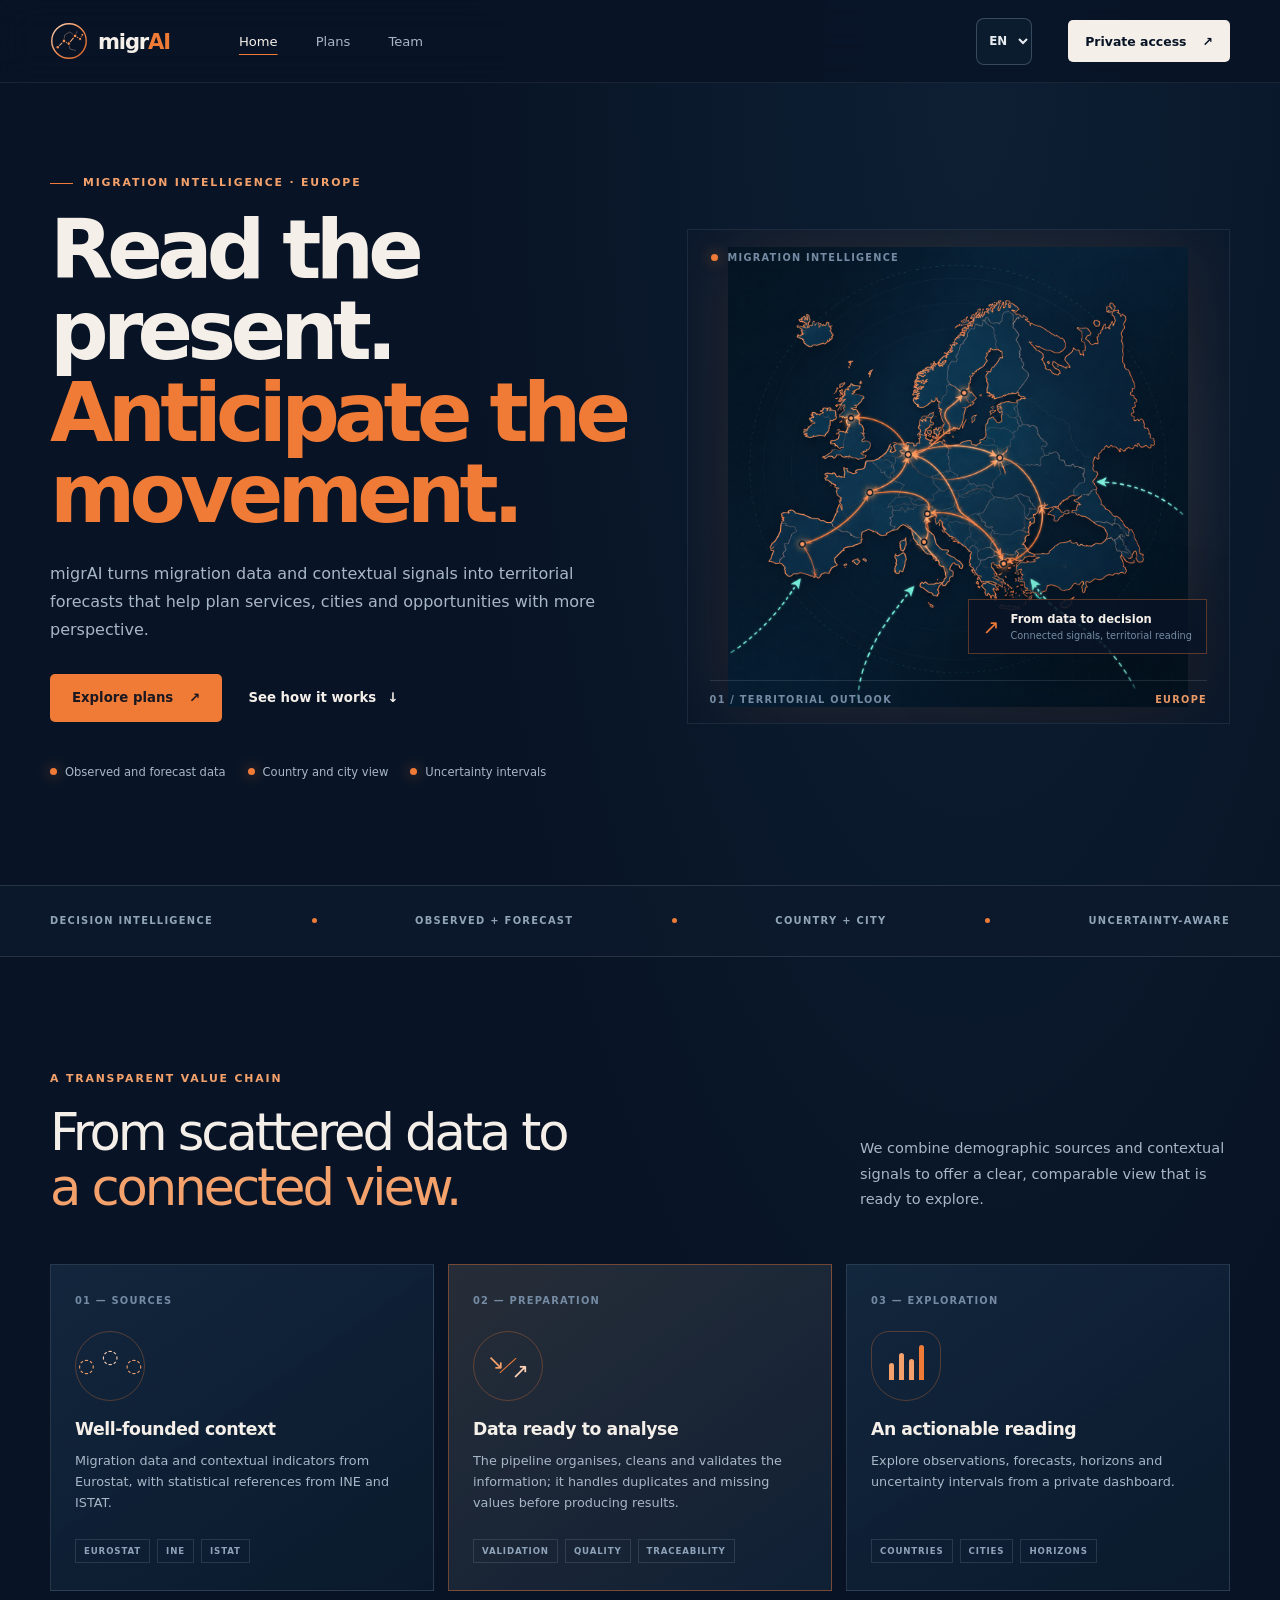
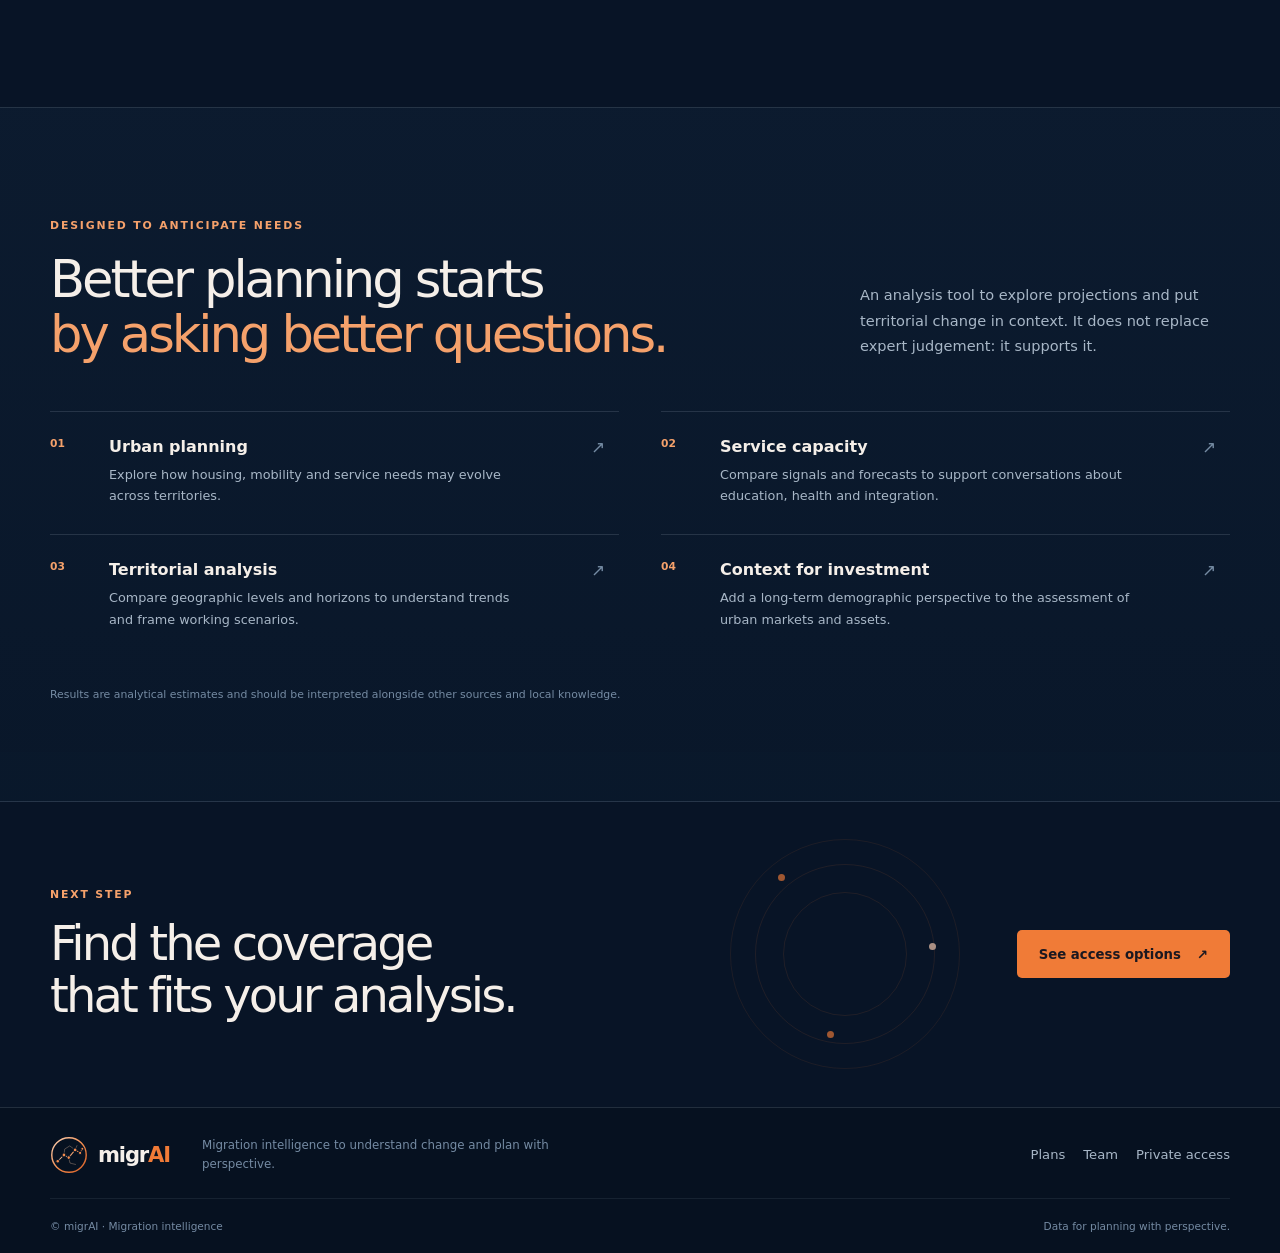
<file: index.html>
<!doctype html>
<html lang="es">
  <head>
    <meta charset="UTF-8" />
    <meta name="viewport" content="width=device-width, initial-scale=1.0" />
    <meta name="theme-color" content="#081426" />
    <meta name="description" content="migrAI transforma datos de migración en previsiones territoriales para ayudar a planificar con perspectiva." />
    <title>migrAI — Inteligencia migratoria</title>
    <link rel="icon" href="migrai-mark.svg" type="image/svg+xml" />
    <link rel="stylesheet" href="styles.css?v=public-nav-left-20261024" />
    <script>
      if (new URLSearchParams(window.location.search).get("flow") === "recovery") {
        const accessUrl = new URL("acceso.html", window.location.href);
        accessUrl.search = window.location.search;
        accessUrl.hash = window.location.hash;
        window.location.replace(accessUrl.href);
      }
    </script>
  </head>
  <body>
    <header class="site-header">
      <div class="container header-inner landing-header-inner">
        <a class="brand" href="./" aria-label="migrAI, inicio">
          <img class="brand-mark" src="migrai-mark.svg" alt="" />
          <span class="brand-name">migr<span>AI</span></span>
        </a>
        <nav class="site-nav" aria-label="Navegación principal">
          <a aria-current="page" href="./">Inicio</a>
          <a href="planes.html">Planes</a>
          <a href="equipo.html">Equipo</a>
        </nav>
        <a class="button button--nav" href="acceso.html">Acceso privado <span aria-hidden="true">↗</span></a>
      </div>
    </header>

    <main>
      <section class="hero container">
        <div class="hero-copy">
          <p class="eyebrow"><span class="eyebrow-line"></span> Inteligencia migratoria · Europa</p>
          <h1>Leer el presente.<br /><span>Anticipar el movimiento.</span></h1>
          <p class="hero-lede">
            migrAI convierte datos de migración y señales contextuales en previsiones territoriales
            que ayudan a planificar servicios, ciudades y oportunidades con más perspectiva.
          </p>
          <div class="hero-actions">
            <a class="button button--primary" href="planes.html">Explorar planes <span aria-hidden="true">↗</span></a>
            <a class="text-link" href="#metodo">Conoce cómo funciona <span aria-hidden="true">↓</span></a>
          </div>
          <div class="hero-proof" aria-label="Características del producto">
            <span><i></i> Datos observados y previstos</span>
            <span><i></i> Lectura por país y ciudad</span>
            <span><i></i> Intervalos de incertidumbre</span>
          </div>
        </div>
        <div class="hero-visual" aria-label="Mapa de Europa con flujos migratorios" role="img">
          <div class="visual-label visual-label--top"><span class="live-dot"></span> MIGRATION INTELLIGENCE</div>
          <img src="assets/europe-migration-flows.png" alt="" />
          <div class="visual-caption"><span>01 / TERRITORIAL OUTLOOK</span><span>EUROPE</span></div>
          <div class="visual-callout"><span class="callout-mark">↗</span><span><strong>Del dato a la decisión</strong><small>Señales conectadas, lectura territorial</small></span></div>
        </div>
      </section>

      <section class="signal-strip" aria-label="Capacidades">
        <div class="container signal-strip-inner">
          <span>DECISION INTELLIGENCE</span><b></b>
          <span>OBSERVED + FORECAST</span><b></b>
          <span>COUNTRY + CITY</span><b></b>
          <span>UNCERTAINTY-AWARE</span>
        </div>
      </section>

      <section class="section container" id="metodo">
        <div class="section-heading section-heading--split">
          <div>
            <p class="eyebrow">Una cadena de valor transparente</p>
            <h2>Del dato disperso a<br /><span>una visión conectada.</span></h2>
          </div>
          <p class="section-intro">Combinamos fuentes demográficas y señales contextuales para ofrecer una lectura clara, comparable y preparada para explorar.</p>
        </div>
        <div class="process-grid">
          <article class="process-card">
            <span class="process-index">01 — FUENTES</span>
            <div class="process-icon process-icon--source" aria-hidden="true"><span>◌</span><span>◌</span><span>◌</span></div>
            <h3>Contexto con fundamento</h3>
            <p>Datos de migración e indicadores contextuales de Eurostat, con referencias estadísticas del INE y el ISTAT.</p>
            <div class="source-tags"><span>EUROSTAT</span><span>INE</span><span>ISTAT</span></div>
          </article>
          <article class="process-card process-card--accent">
            <span class="process-index">02 — PREPARACIÓN</span>
            <div class="process-icon process-icon--clean" aria-hidden="true"><span>↘</span><span>↗</span><i></i></div>
            <h3>Datos listos para analizar</h3>
            <p>El pipeline organiza, limpia y valida la información; trata duplicados y valores ausentes antes de generar resultados.</p>
            <div class="source-tags"><span>VALIDACIÓN</span><span>CALIDAD</span><span>TRAZABILIDAD</span></div>
          </article>
          <article class="process-card">
            <span class="process-index">03 — EXPLORACIÓN</span>
            <div class="process-icon process-icon--view" aria-hidden="true"><span></span><span></span><span></span><span></span></div>
            <h3>Una lectura accionable</h3>
            <p>Explora observaciones, previsiones, horizontes e intervalos de incertidumbre desde un dashboard privado.</p>
            <div class="source-tags"><span>PAÍSES</span><span>CIUDADES</span><span>HORIZONTES</span></div>
          </article>
        </div>
      </section>

      <section class="usecase-section">
        <div class="container">
          <div class="section-heading section-heading--split">
            <div>
              <p class="eyebrow">Pensado para anticipar necesidades</p>
              <h2>Planificar mejor empieza<br /><span>por hacer mejores preguntas.</span></h2>
            </div>
            <p class="section-intro">Una herramienta de análisis para explorar proyecciones y poner los cambios territoriales en contexto. No sustituye el criterio experto: lo acompaña.</p>
          </div>
          <div class="usecase-grid">
            <article class="usecase-card"><span>01</span><div><h3>Planificación urbana</h3><p>Explora cómo pueden evolucionar las necesidades de vivienda, movilidad y servicios en distintos territorios.</p></div><span class="usecase-arrow" aria-hidden="true">↗</span></article>
            <article class="usecase-card"><span>02</span><div><h3>Capacidad de servicios</h3><p>Contrasta señales y previsiones para apoyar conversaciones sobre educación, salud e integración.</p></div><span class="usecase-arrow" aria-hidden="true">↗</span></article>
            <article class="usecase-card"><span>03</span><div><h3>Análisis territorial</h3><p>Compara niveles geográficos y horizontes para entender tendencias y plantear escenarios de trabajo.</p></div><span class="usecase-arrow" aria-hidden="true">↗</span></article>
            <article class="usecase-card"><span>04</span><div><h3>Contexto para inversión</h3><p>Añade una perspectiva demográfica de largo plazo a la evaluación de mercados y activos urbanos.</p></div><span class="usecase-arrow" aria-hidden="true">↗</span></article>
          </div>
          <p class="disclaimer">Los resultados son estimaciones analíticas y deben interpretarse junto con otras fuentes y conocimiento local.</p>
        </div>
      </section>

      <section class="closing-cta container">
        <div class="closing-orbit" aria-hidden="true"><span></span><span></span><span></span></div>
        <div><p class="eyebrow">Siguiente paso</p><h2>Encuentra la cobertura<br />que encaja con tu análisis.</h2></div>
        <a class="button button--primary" href="planes.html">Ver opciones de acceso <span aria-hidden="true">↗</span></a>
      </section>
    </main>

    <footer class="site-footer">
      <div class="container footer-main">
        <a class="brand" href="./"><img class="brand-mark" src="migrai-mark.svg" alt="" /><span class="brand-name">migr<span>AI</span></span></a>
        <p>Inteligencia migratoria para entender el cambio y planificar con perspectiva.</p>
        <nav aria-label="Navegación del pie"><a href="planes.html">Planes</a><a href="equipo.html">Equipo</a><a href="acceso.html">Acceso privado</a></nav>
      </div>
      <div class="container footer-bottom"><span>© migrAI · Migration intelligence</span><span>Datos para una planificación con perspectiva.</span></div>
    </footer>
    <script src="i18n.js?v=i18n-landing-home-20261024"></script>
  </body>
</html>
</file>
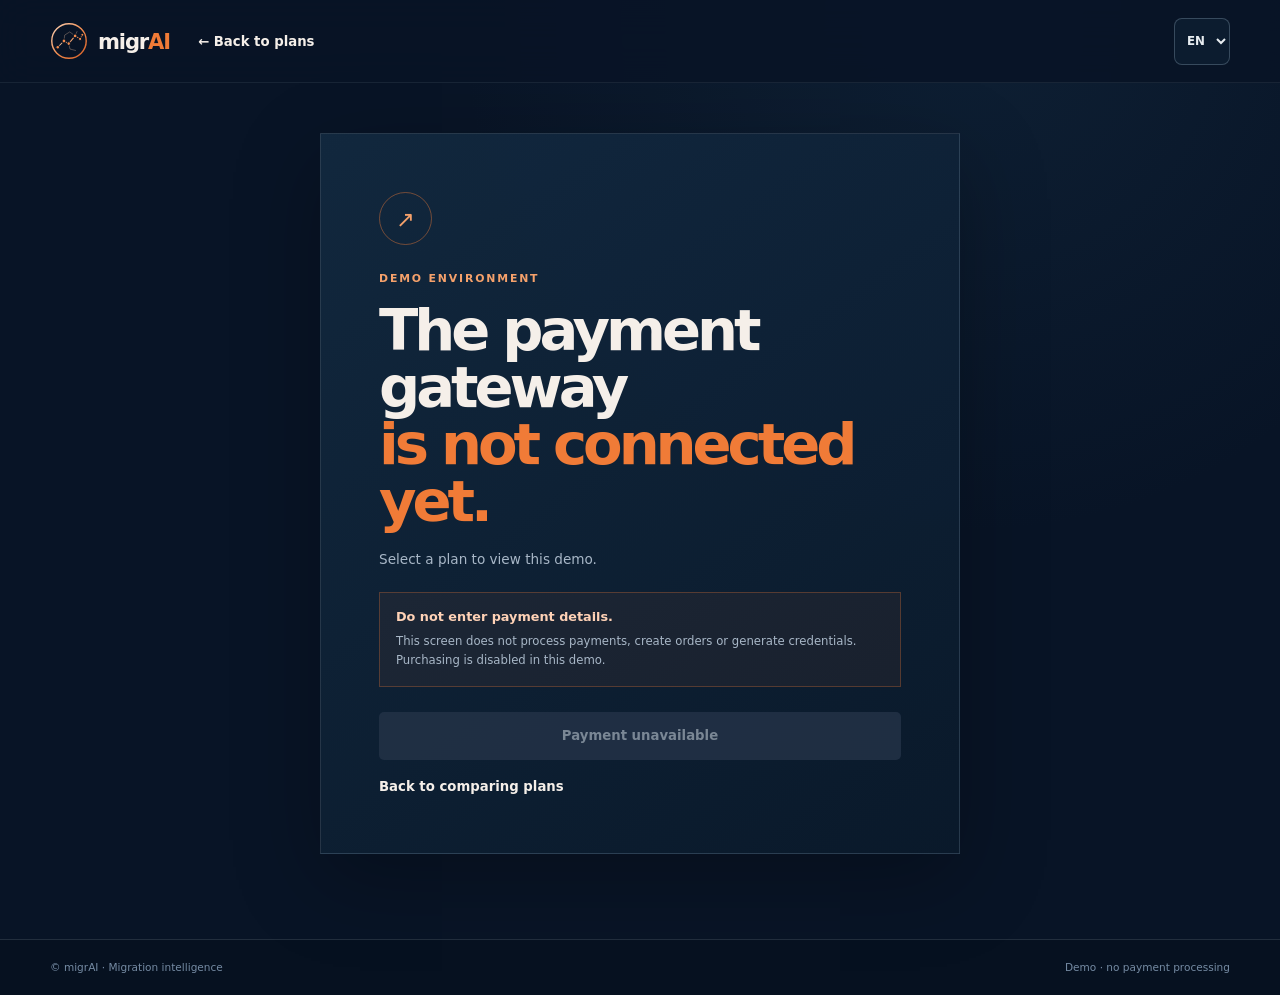
<file: checkout.html>
<!doctype html>
<html lang="es">
  <head>
    <meta charset="UTF-8" /><meta name="viewport" content="width=device-width, initial-scale=1.0" /><meta name="theme-color" content="#081426" />
    <meta name="robots" content="noindex, nofollow" /><meta name="description" content="Pantalla de demostración de selección de plan migrAI." />
    <title>Selección de plan · migrAI</title><link rel="icon" href="migrai-mark.svg" type="image/svg+xml" /><link rel="stylesheet" href="styles.css" />
  </head>
  <body>
    <header class="site-header"><div class="container header-inner"><a class="brand" href="./" aria-label="migrAI, inicio"><img class="brand-mark" src="migrai-mark.svg" alt="" /><span class="brand-name">migr<span>AI</span></span></a><a class="text-link" href="planes.html">← Volver a planes</a></div></header>
    <main class="container checkout-shell"><section class="checkout-card"><div class="checkout-mark" aria-hidden="true">↗</div><p class="eyebrow">ENTORNO DE DEMOSTRACIÓN</p><h1>La pasarela de pago<br /><span>aún no está conectada.</span></h1><p id="checkoutPlan" class="checkout-plan">Has seleccionado una opción de acceso.</p><div class="checkout-alert"><strong>No introduzcas datos de pago.</strong><span>Esta pantalla no procesa pagos, no crea pedidos y no genera credenciales. La compra está desactivada en esta demo.</span></div><button class="button button--disabled button--full" type="button" disabled>Pago no disponible</button><a class="text-link checkout-back" href="planes.html">Volver a comparar planes</a></section></main>
    <footer class="site-footer site-footer--compact"><div class="container footer-bottom"><span>© migrAI · Migration intelligence</span><span>Demostración · sin procesamiento de pagos</span></div></footer>
    <script src="i18n.js?v=i18n-20261023"></script>
    <script>
      const labels = { essential: "Plan Esencial · cobertura de un país", complete: "Plan Completo · todos los países del estudio" };
      const plan = new URLSearchParams(window.location.search).get("plan");
      const renderPlan = () => {
        const t = window.migraiT ?? ((text) => text);
        document.querySelector("#checkoutPlan").textContent = plan && labels[plan] ? `${t("Opción seleccionada:")} ${t(labels[plan])}.` : t("Selecciona un plan para consultar esta demostración.");
      };
      document.addEventListener("migrai:lang", renderPlan);
      renderPlan();
    </script>
  </body>
</html>
</file>
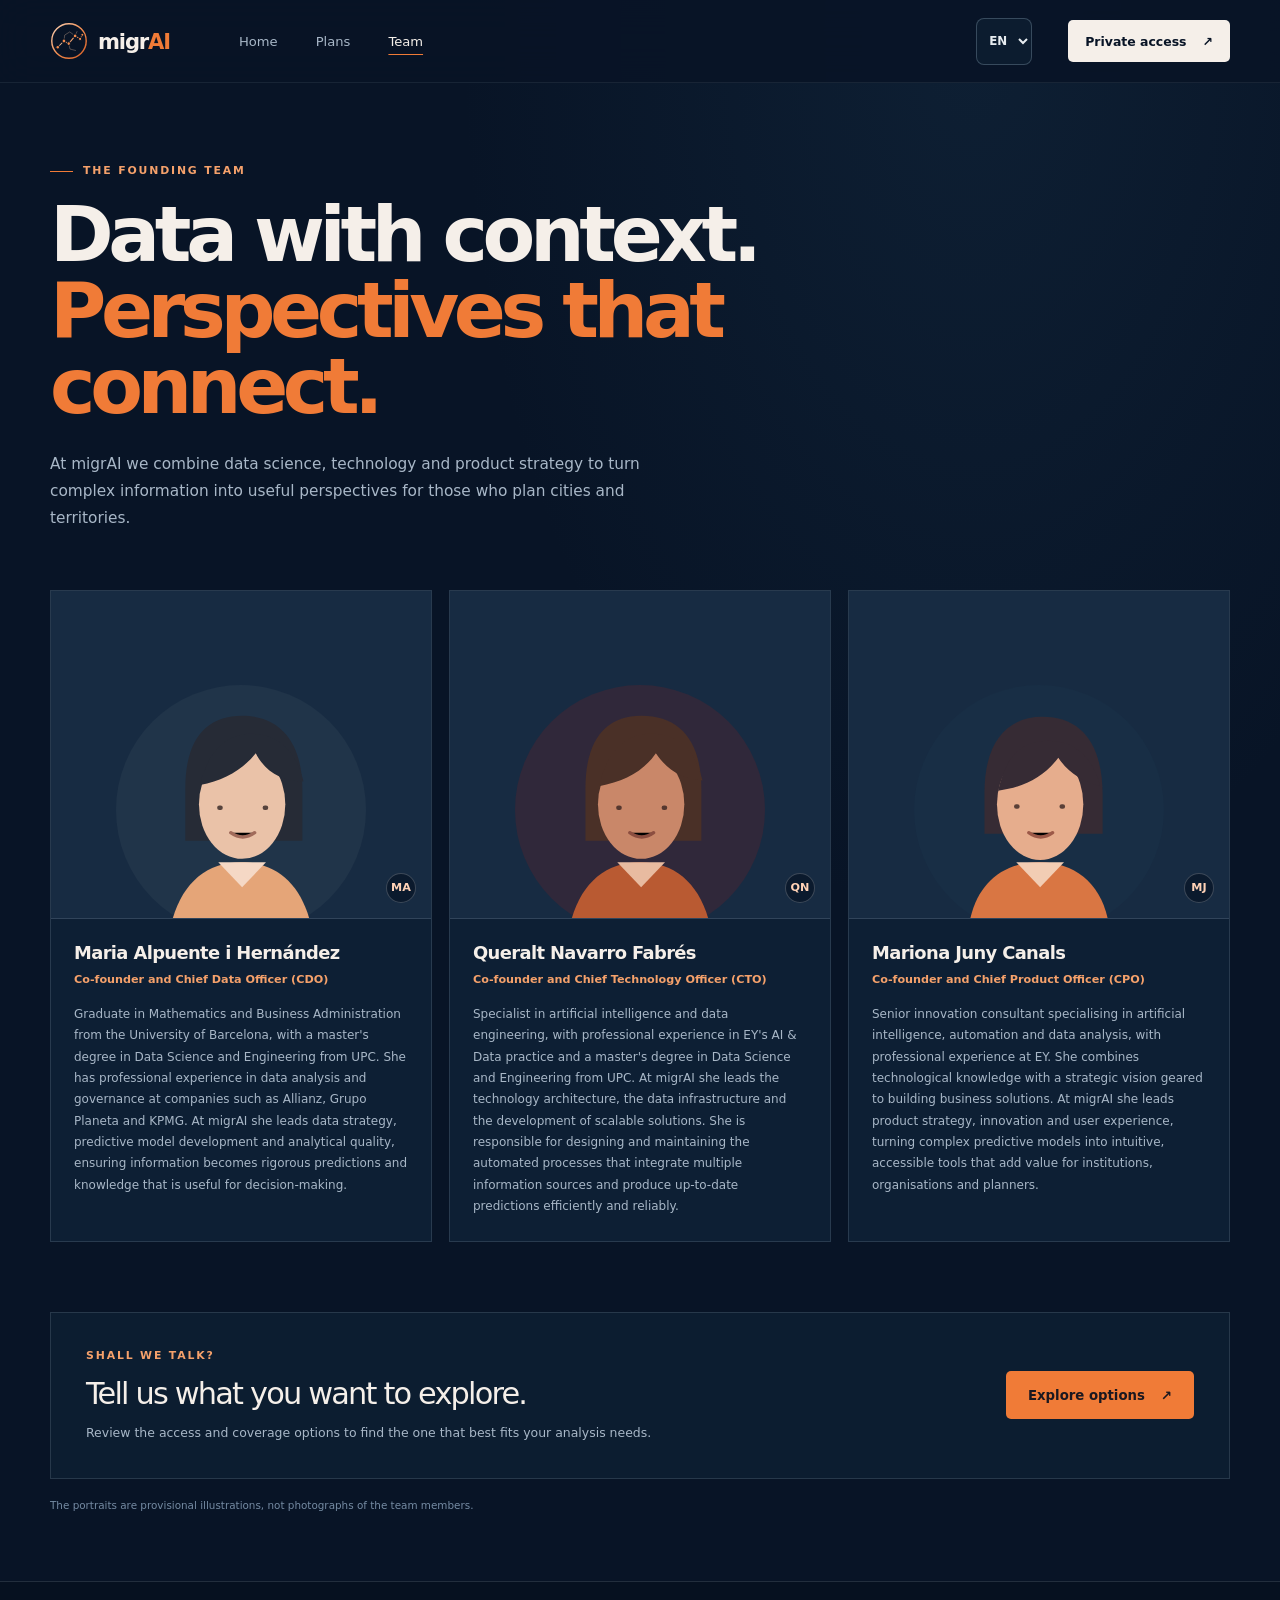
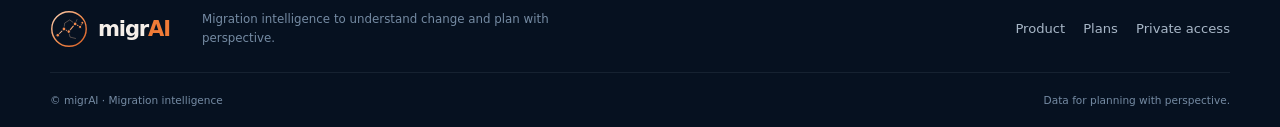
<file: equipo.html>
<!doctype html>
<html lang="es">
  <head>
    <meta charset="UTF-8" />
    <meta name="viewport" content="width=device-width, initial-scale=1.0" />
    <meta name="theme-color" content="#081426" />
    <meta name="description" content="Conoce al equipo fundador de migrAI y su enfoque interdisciplinar en datos, tecnología e inteligencia migratoria." />
    <title>Equipo · migrAI</title>
    <link rel="icon" href="migrai-mark.svg" type="image/svg+xml" />
    <link rel="stylesheet" href="styles.css?v=public-nav-left-20261024" />
  </head>
  <body>
    <header class="site-header">
      <div class="container header-inner">
        <a class="brand" href="./" aria-label="migrAI, inicio">
          <img class="brand-mark" src="migrai-mark.svg" alt="" />
          <span class="brand-name">migr<span>AI</span></span>
        </a>
        <nav class="site-nav" aria-label="Navegación principal">
          <a href="./">Inicio</a>
          <a href="planes.html">Planes</a>
          <a aria-current="page" href="equipo.html">Equipo</a>
        </nav>
        <a class="button button--nav" href="acceso.html">Acceso privado <span aria-hidden="true">↗</span></a>
      </div>
    </header>

    <main class="container inner-page">
      <section class="page-intro page-intro--team">
        <p class="eyebrow"><span class="eyebrow-line"></span> El equipo fundador</p>
        <h1>Datos con contexto.<br /><span>Perspectivas que conectan.</span></h1>
        <p>En migrAI combinamos ciencia de datos, tecnología y estrategia de producto para convertir información compleja en perspectivas útiles para quienes planifican ciudades y territorios.</p>
      </section>

      <section class="team-grid" aria-label="Equipo fundador de migrAI">
        <article class="team-card">
          <div class="portrait-placeholder portrait--three" role="img" aria-label="Ilustración provisional de mujer, retrato de Maria Alpuente">
            <svg viewBox="0 0 220 220" aria-hidden="true">
              <circle cx="110" cy="110" r="110" fill="#203449" />
              <path d="M47 218c7-39 29-62 63-62s56 23 63 62" fill="#E5A578" />
              <path d="M61 91c0-43 18-64 50-64 33 0 53 23 53 65v45H61z" fill="#262B36" />
              <ellipse cx="111" cy="105" rx="38" ry="48" fill="#EAC2A8" />
              <path d="M74 88c7-30 23-45 45-45 25 0 40 16 46 42-19 0-34-9-42-25-12 15-28 24-49 28z" fill="#262B36" />
              <path d="M91 108h1m39 0h1" stroke="#57433D" stroke-width="4" stroke-linecap="round" />
              <path d="M101 130c7 5 14 5 21 0" stroke="#A16B5B" stroke-width="3" stroke-linecap="round" />
              <path d="m90 156 21 22 21-22" fill="#F5D8C5" />
            </svg>
            <span class="portrait-tag">MA</span>
          </div>
          <div class="team-card-body">
            <h2>Maria Alpuente i Hernández</h2>
            <p class="team-role">Cofundadora y Directora de Datos (CDO)</p>
            <p class="team-bio">Graduada en Matemáticas y Administración y Dirección de Empresas por la Universidad de Barcelona, y con un máster en Data Science and Engineering por la UPC. Cuenta con experiencia profesional en análisis y gobierno del dato en empresas como Allianz, Grupo Planeta y KPMG. En migrAI lidera la estrategia de datos, el desarrollo de modelos predictivos y la calidad analítica, garantizando que la información se transforme en predicciones rigurosas y conocimiento útil para la toma de decisiones.</p>
          </div>
        </article>

        <article class="team-card">
          <div class="portrait-placeholder portrait--two" role="img" aria-label="Ilustración provisional de mujer, retrato de Queralt Navarro">
            <svg viewBox="0 0 220 220" aria-hidden="true">
              <circle cx="110" cy="110" r="110" fill="#30283A" />
              <path d="M47 218c7-39 29-62 63-62s56 23 63 62" fill="#B95A32" />
              <path d="M62 91c0-43 18-64 49-64 34 0 53 22 53 65v45H62z" fill="#4A3027" />
              <ellipse cx="111" cy="105" rx="38" ry="48" fill="#C98769" />
              <path d="M74 89c7-31 23-46 45-46 26 0 39 14 46 41-18-1-31-9-41-24-11 16-28 25-50 29z" fill="#4A3027" />
              <path d="M91 108h1m39 0h1" stroke="#55372F" stroke-width="4" stroke-linecap="round" />
              <path d="M101 130c7 5 14 5 21 0" stroke="#8C4E40" stroke-width="3" stroke-linecap="round" />
              <path d="m90 156 21 22 21-22" fill="#E8BBA0" />
            </svg>
            <span class="portrait-tag">QN</span>
          </div>
          <div class="team-card-body">
            <h2>Queralt Navarro Fabrés</h2>
            <p class="team-role">Cofundadora y Directora de Tecnología (CTO)</p>
            <p class="team-bio">Especialista en inteligencia artificial e ingeniería de datos, con experiencia profesional en el área de AI &amp; Data de EY y formación de máster en Data Science and Engineering por la UPC. En migrAI dirige la arquitectura tecnológica, la infraestructura de datos y el desarrollo de soluciones escalables. Es responsable de diseñar y mantener los procesos automatizados que permiten integrar múltiples fuentes de información y generar predicciones actualizadas de manera eficiente y fiable.</p>
          </div>
        </article>

        <article class="team-card">
          <div class="portrait-placeholder portrait--one" role="img" aria-label="Ilustración provisional de mujer, retrato de Mariona Juny">
            <svg viewBox="0 0 220 220" aria-hidden="true">
              <circle cx="110" cy="110" r="110" fill="#182E45" />
              <path d="M48 214c5-37 28-58 62-58s57 21 62 58" fill="#D97643" />
              <path d="M62 95c0-45 20-67 51-67 35 0 53 25 53 69v34H62z" fill="#362B34" />
              <ellipse cx="111" cy="105" rx="38" ry="49" fill="#E6AD8D" />
              <path d="M74 93c7-30 20-44 44-44 24 0 39 14 46 40-17-4-29-13-37-25-13 17-30 26-53 29z" fill="#362B34" />
              <path d="M90 107h1m39 0h1" stroke="#5A4038" stroke-width="4" stroke-linecap="round" />
              <path d="M101 130c7 5 14 5 21 0" stroke="#9C5948" stroke-width="3" stroke-linecap="round" />
              <path d="m90 156 21 22 21-22" fill="#F2CDB4" />
            </svg>
            <span class="portrait-tag">MJ</span>
          </div>
          <div class="team-card-body">
            <h2>Mariona Juny Canals</h2>
            <p class="team-role">Cofundadora y Directora de Producto (CPO)</p>
            <p class="team-bio">Consultora sénior de innovación especializada en inteligencia artificial, automatización y análisis de datos, con experiencia profesional en EY. Combina conocimientos tecnológicos con una visión estratégica orientada al desarrollo de soluciones empresariales. En migrAI lidera la estrategia de producto, la innovación y la experiencia de usuario, transformando modelos predictivos complejos en herramientas intuitivas y accesibles que aportan valor a instituciones, organizaciones y responsables de planificación.</p>
          </div>
        </article>
      </section>

      <section class="team-cta">
        <div>
          <p class="eyebrow">¿Hablamos?</p>
          <h2>Cuéntanos qué quieres explorar.</h2>
          <p>Consulta las opciones de acceso y cobertura para encontrar la que mejor se adapte a tus necesidades de análisis.</p>
        </div>
        <a class="button button--primary" href="planes.html">Explorar opciones <span aria-hidden="true">↗</span></a>
      </section>
      <p class="portrait-disclaimer">Los retratos son ilustraciones provisionales, no fotografías de las integrantes del equipo.</p>
    </main>

    <footer class="site-footer">
      <div class="container footer-main">
        <a class="brand" href="./"><img class="brand-mark" src="migrai-mark.svg" alt="" /><span class="brand-name">migr<span>AI</span></span></a>
        <p>Inteligencia migratoria para entender el cambio y planificar con perspectiva.</p>
        <nav aria-label="Navegación del pie">
          <a href="./">Producto</a><a href="planes.html">Planes</a><a href="acceso.html">Acceso privado</a>
        </nav>
      </div>
      <div class="container footer-bottom"><span>© migrAI · Migration intelligence</span><span>Datos para una planificación con perspectiva.</span></div>
    </footer>
      <script src="i18n.js?v=i18n-20261023"></script>
  </body>
</html>
</file>
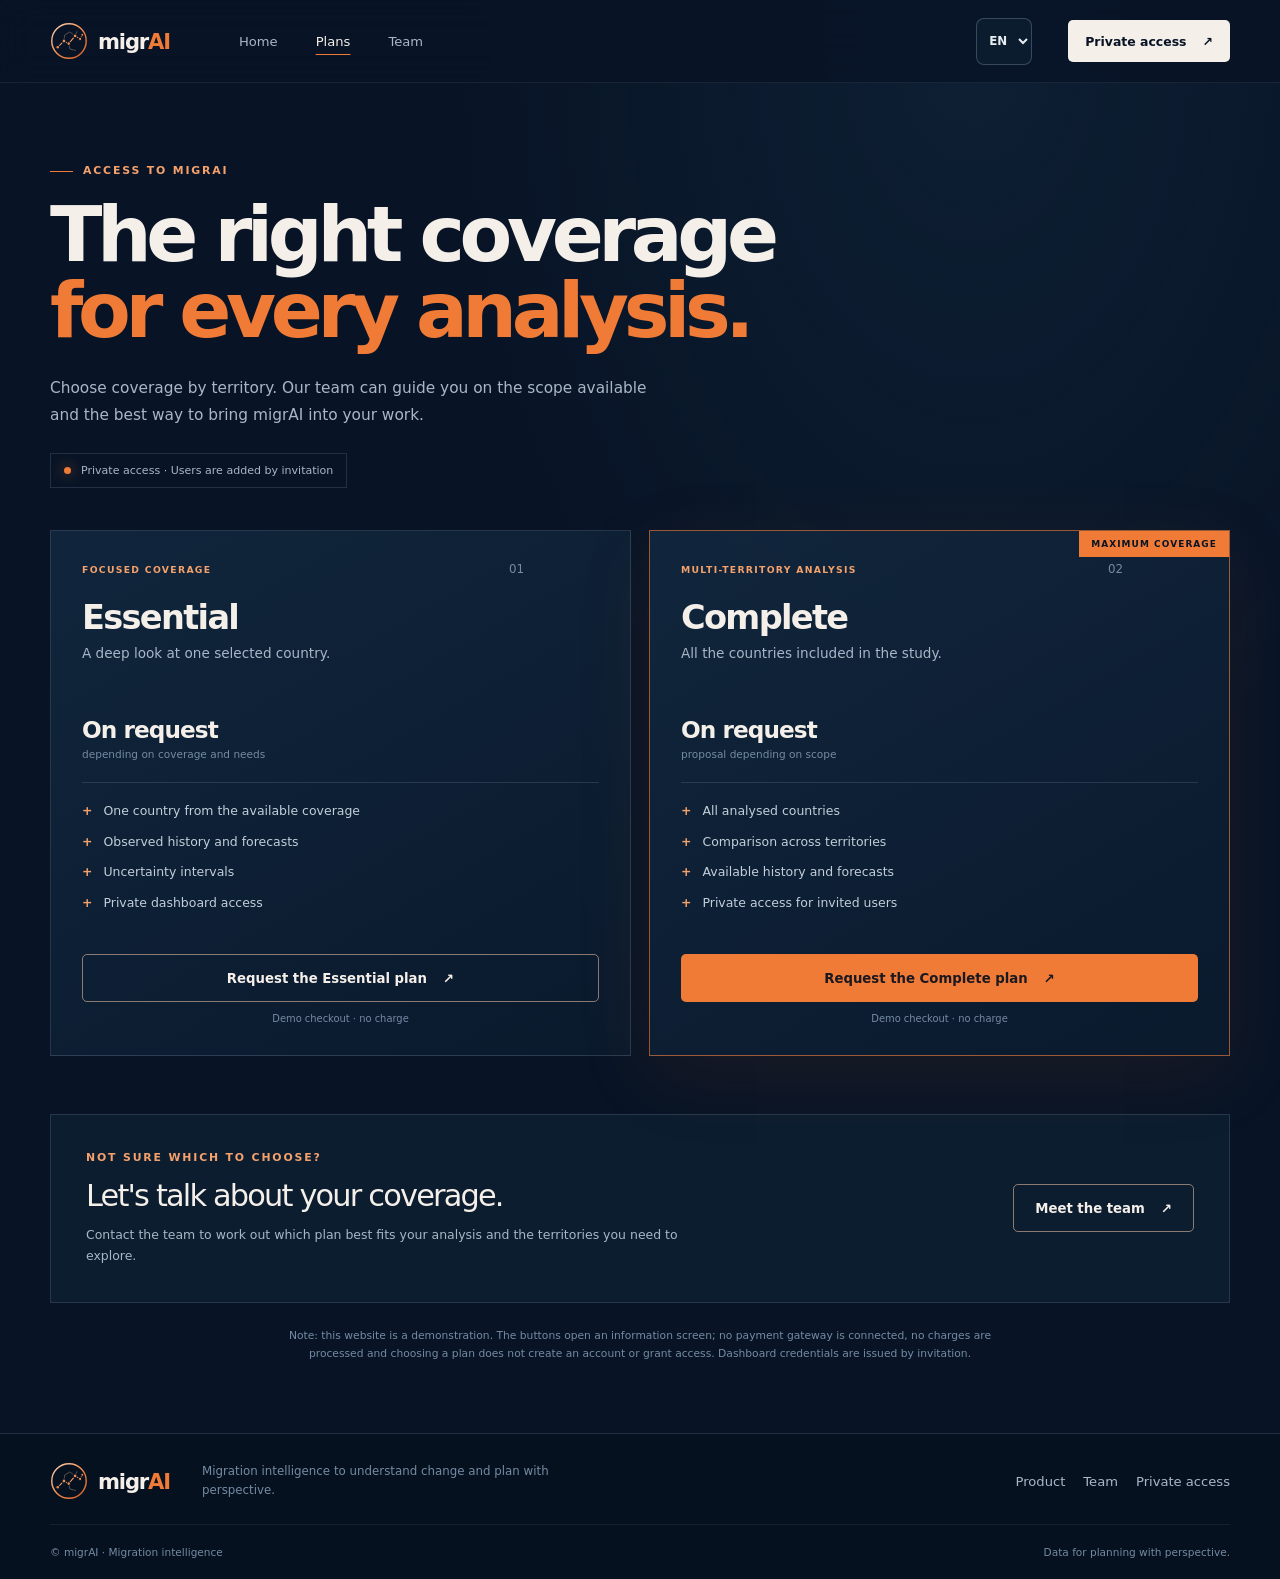
<file: planes.html>
<!doctype html>
<html lang="es">
  <head>
    <meta charset="UTF-8" /><meta name="viewport" content="width=device-width, initial-scale=1.0" /><meta name="theme-color" content="#081426" />
    <meta name="description" content="Explora las opciones de cobertura y acceso a migrAI." />
    <title>Planes de acceso · migrAI</title><link rel="icon" href="migrai-mark.svg" type="image/svg+xml" /><link rel="stylesheet" href="styles.css?v=public-nav-left-20261024" />
  </head>
  <body>
    <header class="site-header"><div class="container header-inner"><a class="brand" href="./" aria-label="migrAI, inicio"><img class="brand-mark" src="migrai-mark.svg" alt="" /><span class="brand-name">migr<span>AI</span></span></a><nav class="site-nav" aria-label="Navegación principal"><a href="./">Inicio</a><a aria-current="page" href="planes.html">Planes</a><a href="equipo.html">Equipo</a></nav><a class="button button--nav" href="acceso.html">Acceso privado <span aria-hidden="true">↗</span></a></div></header>
    <main class="container inner-page">
      <section class="page-intro page-intro--plans"><p class="eyebrow"><span class="eyebrow-line"></span> Acceso a migrAI</p><h1>La cobertura adecuada<br /><span>para cada análisis.</span></h1><p>Elige una cobertura por territorio. Nuestro equipo puede orientarte sobre el alcance disponible y la mejor forma de incorporar migrAI a tu trabajo.</p><div class="intro-note"><span class="live-dot"></span> Acceso privado · Alta de usuarios por invitación</div></section>
      <section class="plan-grid" aria-label="Planes disponibles">
        <article class="plan-card"><div class="plan-card-head"><span class="plan-label">COBERTURA FOCALIZADA</span><span class="plan-number">01</span></div><h2>Esencial</h2><p class="plan-summary">Una mirada profunda a un país seleccionado.</p><div class="plan-price">A consultar <small>según cobertura y necesidades</small></div><div class="plan-divider"></div><ul class="plan-features"><li><span>+</span> Un país de la cobertura disponible</li><li><span>+</span> Histórico observado y previsiones</li><li><span>+</span> Intervalos de incertidumbre</li><li><span>+</span> Acceso privado al dashboard</li></ul><a class="button button--outline button--full" href="checkout.html?plan=essential">Solicitar plan Esencial <span aria-hidden="true">↗</span></a><p class="plan-footnote">Checkout de demostración · sin cobro</p></article>
        <article class="plan-card plan-card--featured"><div class="plan-ribbon">MÁXIMA COBERTURA</div><div class="plan-card-head"><span class="plan-label">ANÁLISIS MULTITERRITORIO</span><span class="plan-number">02</span></div><h2>Completo</h2><p class="plan-summary">Todos los países incluidos en el estudio.</p><div class="plan-price">A consultar <small>propuesta según alcance</small></div><div class="plan-divider"></div><ul class="plan-features"><li><span>+</span> Todos los países analizados</li><li><span>+</span> Comparación entre territorios</li><li><span>+</span> Histórico y previsiones disponibles</li><li><span>+</span> Acceso privado para usuarios invitados</li></ul><a class="button button--primary button--full" href="checkout.html?plan=complete">Solicitar plan Completo <span aria-hidden="true">↗</span></a><p class="plan-footnote">Checkout de demostración · sin cobro</p></article>
      </section>
      <section class="plans-contact"><div><p class="eyebrow">¿No sabes cuál elegir?</p><h2>Hablemos de tu cobertura.</h2><p>Contacta con el equipo para valorar qué plan se adapta mejor a tu análisis y a los territorios que necesitas explorar.</p></div><a class="button button--outline" href="equipo.html">Conocer al equipo <span aria-hidden="true">↗</span></a></section>
      <p class="checkout-disclaimer">Nota: esta web es una demostración. Los botones abren una pantalla informativa; no hay pasarela de pago conectada, no se procesan cargos y la selección de un plan no crea una cuenta ni concede acceso. Las credenciales del dashboard se emiten por invitación.</p>
    </main>
    <footer class="site-footer"><div class="container footer-main"><a class="brand" href="./"><img class="brand-mark" src="migrai-mark.svg" alt="" /><span class="brand-name">migr<span>AI</span></span></a><p>Inteligencia migratoria para entender el cambio y planificar con perspectiva.</p><nav aria-label="Navegación del pie"><a href="./">Producto</a><a href="equipo.html">Equipo</a><a href="acceso.html">Acceso privado</a></nav></div><div class="container footer-bottom"><span>© migrAI · Migration intelligence</span><span>Datos para una planificación con perspectiva.</span></div></footer>
      <script src="i18n.js?v=i18n-20261023"></script>
  </body>
</html>
</file>
<file: styles.css>
:root {
  color-scheme: dark;
  --night: #081426;
  --night-soft: #0c1a2d;
  --panel: #102138;
  --panel-light: #142a42;
  --ink: #f5efe9;
  --ink-muted: #a8b7c7;
  --ink-faint: #758ba3;
  --line: rgba(204, 220, 235, 0.14);
  --orange: #f07b37;
  --orange-light: #f5a16b;
  --peach: #ffd2b6;
  --danger: #ffaaa2;
  --shadow: 0 26px 80px rgba(0, 0, 0, 0.26);
  font-family: Inter, ui-sans-serif, system-ui, -apple-system, BlinkMacSystemFont, "Segoe UI", sans-serif;
  color: var(--ink);
  background: var(--night);
  font-synthesis: none;
  text-rendering: optimizeLegibility;
}

* { box-sizing: border-box; }
html { scroll-behavior: smooth; scroll-padding-top: 96px; }
body {
  min-width: 320px;
  min-height: 100vh;
  margin: 0;
  overflow-x: hidden;
  background:
    radial-gradient(ellipse at 76% 2%, rgba(32, 67, 94, 0.24), transparent 32rem),
    var(--night);
  color: var(--ink);
}
body::before {
  position: fixed;
  z-index: -1;
  inset: 0;
  pointer-events: none;
  background-image: radial-gradient(rgba(222, 233, 243, 0.12) 0.7px, transparent 0.7px);
  background-size: 28px 28px;
  content: "";
  opacity: 0.14;
  mask-image: linear-gradient(180deg, #000, transparent 55%);
}

button, input, select { font: inherit; }
button, select { cursor: pointer; }
a { color: inherit; }
a:focus-visible, button:focus-visible, input:focus-visible, select:focus-visible { outline: 2px solid var(--orange-light); outline-offset: 4px; }
img, svg { max-width: 100%; }
.container { width: min(1180px, calc(100% - 56px)); margin-inline: auto; }

.site-header {
  position: sticky;
  z-index: 10;
  top: 0;
  border-bottom: 1px solid rgba(213, 228, 241, 0.08);
  background: rgba(8, 20, 38, 0.88);
  backdrop-filter: blur(18px);
}
.header-inner { display: flex; min-height: 82px; align-items: center; justify-content: space-between; gap: 28px; }
.brand { display: inline-flex; flex: 0 0 auto; align-items: center; gap: 10px; color: var(--ink); text-decoration: none; }
.brand-mark { width: 38px; height: 38px; object-fit: contain; }
.brand-name { font-size: 1.32rem; font-weight: 650; letter-spacing: -0.055em; }
.brand-name span { color: var(--orange); }
.site-nav { display: flex; align-items: center; justify-content: flex-start; gap: clamp(18px, 3vw, 38px); margin-left: clamp(20px, 3.2vw, 44px); }
.site-nav a, .site-footer nav a { color: var(--ink-muted); font-size: 0.82rem; text-decoration: none; transition: color 160ms ease; }
.site-nav a:hover, .site-nav a[aria-current="page"], .site-footer nav a:hover { color: var(--ink); }
.site-nav a[aria-current="page"] { text-decoration: underline; text-decoration-color: var(--orange); text-underline-offset: 8px; }
.button {
  display: inline-flex;
  min-height: 48px;
  align-items: center;
  justify-content: center;
  gap: 16px;
  padding: 0 21px;
  border: 1px solid transparent;
  border-radius: 5px;
  font-size: 0.83rem;
  font-weight: 750;
  text-align: center;
  text-decoration: none;
  transition: transform 160ms ease, background 160ms ease, border-color 160ms ease, color 160ms ease;
}
.button:hover { transform: translateY(-2px); }
.button--nav { min-height: 42px; padding-inline: 16px; color: var(--night); background: var(--ink); font-size: 0.78rem; }
.button--nav:hover { background: var(--peach); }
.button--nav-quiet { border-color: var(--line); color: var(--ink); background: transparent; }
.button--nav-quiet:hover { background: rgba(255,255,255,.08); }
.button--primary { color: #1b1820; background: var(--orange); }
.button--primary:hover { background: #ff9455; }
.button--outline { border-color: rgba(247, 202, 171, 0.54); color: var(--ink); background: transparent; }
.button--outline:hover { border-color: var(--orange-light); background: rgba(240, 123, 55, 0.1); }
.button--full { width: 100%; }
.button--disabled, .button:disabled { cursor: not-allowed; color: #96a2af; background: #243348; opacity: 0.8; }
.text-link { display: inline-flex; align-items: center; gap: 11px; color: var(--ink); font-size: 0.83rem; font-weight: 650; text-decoration: none; }
.text-link:hover { color: var(--orange-light); }

.hero { display: grid; min-height: 630px; grid-template-columns: minmax(0, 1.05fr) minmax(390px, .95fr); align-items: center; gap: 36px; padding-top: 56px; padding-bottom: 70px; }
.hero-copy { position: relative; z-index: 1; padding-block: 36px; }
.eyebrow { display: flex; align-items: center; gap: 10px; margin: 0 0 18px; color: var(--orange-light); font-size: 0.68rem; font-weight: 800; letter-spacing: 0.17em; line-height: 1.5; text-transform: uppercase; }
.eyebrow-line { display: inline-block; width: 23px; height: 1px; background: var(--orange); }
.hero h1, .page-intro h1, .access-copy h1, .checkout-card h1 {
  max-width: 760px;
  margin: 0;
  font-size: clamp(3.1rem, 6.4vw, 5.75rem);
  font-weight: 560;
  letter-spacing: -0.07em;
  line-height: .99;
}
.hero h1 span, .page-intro h1 span, .access-copy h1 span, .checkout-card h1 span { color: var(--orange); }
.hero-lede, .page-intro > p:not(.eyebrow), .access-lede { max-width: 570px; margin: 26px 0 0; color: var(--ink-muted); font-size: 1rem; line-height: 1.75; }
.hero-actions { display: flex; flex-wrap: wrap; align-items: center; gap: 26px; margin-top: 30px; }
.hero-proof { display: flex; flex-wrap: wrap; gap: 12px 22px; margin-top: 43px; color: var(--ink-muted); font-size: 0.72rem; }
.hero-proof span { display: inline-flex; align-items: center; gap: 8px; }
.hero-proof i, .live-dot { display: inline-block; width: 7px; height: 7px; border-radius: 50%; background: var(--orange); box-shadow: 0 0 14px rgba(240, 123, 55, .65); }
.hero-visual { position: relative; display: grid; min-height: 495px; place-items: center; border: 1px solid rgba(205, 223, 239, .09); background: radial-gradient(ellipse at 54% 48%, rgba(39, 70, 96, .5), rgba(10, 25, 45, .07) 65%); overflow: hidden; }
.hero-visual::before, .hero-visual::after { position: absolute; width: 72%; height: 72%; border: 1px solid rgba(212, 228, 242, .07); border-radius: 50%; content: ""; }
.hero-visual::after { width: 52%; height: 52%; }
.hero-visual img { position: relative; z-index: 1; width: min(92%, 480px); max-height: 460px; object-fit: contain; filter: drop-shadow(0 0 40px rgba(240, 123, 55, .13)); }
.visual-label, .visual-caption { position: absolute; z-index: 2; display: flex; align-items: center; justify-content: space-between; color: var(--ink-faint); font-size: 0.61rem; font-weight: 750; letter-spacing: .13em; }
.visual-label--top { top: 22px; left: 23px; gap: 10px; }
.visual-caption { right: 22px; bottom: 18px; left: 22px; border-top: 1px solid var(--line); padding-top: 13px; }
.visual-caption span:last-child { color: var(--orange-light); }
.visual-callout { position: absolute; z-index: 2; right: 22px; bottom: 69px; display: flex; align-items: center; gap: 11px; padding: 12px 14px; border: 1px solid rgba(240,123,55,.35); background: rgba(8,20,38,.88); box-shadow: var(--shadow); }
.callout-mark { color: var(--orange); font-size: 1.25rem; }
.visual-callout strong, .visual-callout small { display: block; }
.visual-callout strong { font-size: .72rem; }
.visual-callout small { margin-top: 4px; color: var(--ink-faint); font-size: .61rem; }
.signal-strip { border-top: 1px solid var(--line); border-bottom: 1px solid var(--line); background: rgba(12, 26, 45, .75); }
.signal-strip-inner { display: flex; min-height: 70px; flex-wrap: wrap; align-items: center; justify-content: space-between; gap: 14px; color: #91a4b8; font-size: .62rem; font-weight: 750; letter-spacing: .13em; }
.signal-strip b { width: 5px; height: 5px; border-radius: 50%; background: var(--orange); }

.section { padding-top: 114px; padding-bottom: 116px; }
.section-heading { margin-bottom: 48px; }
.section-heading--split { display: flex; align-items: flex-end; justify-content: space-between; gap: 50px; }
.section-heading h2, .closing-cta h2, .plans-contact h2, .team-cta h2 { margin: 0; font-size: clamp(2rem, 4vw, 3.45rem); font-weight: 520; letter-spacing: -.06em; line-height: 1.08; }
.section-heading h2 span { color: var(--orange-light); }
.section-intro { max-width: 370px; margin: 0 0 4px; color: var(--ink-muted); font-size: .91rem; line-height: 1.75; }
.process-grid { display: grid; grid-template-columns: repeat(3, minmax(0,1fr)); gap: 14px; }
.process-card { position: relative; min-height: 322px; padding: 24px 24px 27px; border: 1px solid var(--line); background: linear-gradient(145deg, rgba(21,43,67,.78), rgba(11,26,45,.88)); }
.process-card--accent { border-color: rgba(240,123,55,.42); background: linear-gradient(145deg, rgba(44,49,59,.86), rgba(16,33,54,.9)); }
.process-index { color: var(--ink-faint); font-size: .62rem; font-weight: 750; letter-spacing: .12em; }
.process-icon { display: flex; width: 70px; height: 70px; align-items: center; justify-content: center; gap: 7px; margin: 23px 0 18px; border: 1px solid rgba(240,123,55,.3); border-radius: 50%; color: var(--orange-light); }
.process-icon--source span { font-size: 1.2rem; }
.process-icon--source span:nth-child(2) { transform: translateY(-9px); color: var(--peach); }
.process-icon--clean { position: relative; font-size: 1.3rem; }
.process-icon--clean span:first-child { transform: translateY(-4px); }
.process-icon--clean span:nth-child(2) { transform: translateY(5px); color: var(--peach); }
.process-icon--clean i { position: absolute; width: 22px; height: 1px; background: var(--orange); transform: rotate(-42deg); }
.process-icon--view { align-items: flex-end; padding: 20px 16px; gap: 5px; border-radius: 18px 18px 50% 50%; }
.process-icon--view span { width: 5px; border-radius: 4px 4px 0 0; background: var(--orange-light); }
.process-icon--view span:nth-child(1) { height: 17px; }.process-icon--view span:nth-child(2) { height: 27px; }.process-icon--view span:nth-child(3) { height: 21px; }.process-icon--view span:nth-child(4) { height: 35px; background: var(--orange); }
.process-card h3 { margin: 0 0 11px; font-size: 1.08rem; font-weight: 650; letter-spacing: -.025em; }
.process-card p { min-height: 68px; margin: 0; color: var(--ink-muted); font-size: .8rem; line-height: 1.65; }
.source-tags { display: flex; flex-wrap: wrap; gap: 7px; margin-top: 21px; }
.source-tags span { padding: 6px 8px; border: 1px solid var(--line); color: #8fa4ba; font-size: .54rem; font-weight: 750; letter-spacing: .1em; }

.usecase-section { padding: 110px 0 98px; border-block: 1px solid var(--line); background: linear-gradient(180deg, rgba(13,29,49,.75), rgba(10,25,44,.72)); }
.usecase-grid { display: grid; grid-template-columns: repeat(2, minmax(0,1fr)); column-gap: 42px; }
.usecase-card { display: grid; grid-template-columns: 44px 1fr 28px; gap: 15px; align-items: start; padding: 25px 0 27px; border-top: 1px solid var(--line); }
.usecase-card > span:first-child { color: var(--orange-light); font-size: .67rem; font-weight: 750; }
.usecase-card h3 { margin: 0 0 8px; font-size: 1rem; font-weight: 620; }
.usecase-card p { max-width: 410px; margin: 0; color: var(--ink-muted); font-size: .8rem; line-height: 1.7; }
.usecase-arrow { color: var(--ink-faint); font-size: 1.05rem; }
.disclaimer { margin: 28px 0 0; color: var(--ink-faint); font-size: .68rem; line-height: 1.6; }
.closing-cta { position: relative; display: flex; min-height: 305px; align-items: center; justify-content: space-between; gap: 28px; overflow: hidden; }
.closing-cta .eyebrow, .plans-contact .eyebrow, .team-cta .eyebrow { margin-bottom: 14px; }
.closing-cta h2 { font-size: clamp(2rem, 4vw, 3rem); }
.closing-orbit { position: absolute; right: 270px; width: 230px; height: 230px; border: 1px solid rgba(240,123,55,.14); border-radius: 50%; opacity: .65; }
.closing-orbit::before, .closing-orbit::after { position: absolute; inset: 24px; border: 1px solid rgba(240,123,55,.16); border-radius: 50%; content: ""; }
.closing-orbit::after { inset: 52px; }
.closing-orbit span { position: absolute; width: 7px; height: 7px; border-radius: 50%; background: var(--orange); }
.closing-orbit span:first-child { top: 34px; left: 47px; }.closing-orbit span:nth-child(2) { top: 103px; right: 23px; background: var(--peach); }.closing-orbit span:nth-child(3) { bottom: 30px; left: 96px; }

.site-footer { border-top: 1px solid var(--line); background: rgba(6,16,30,.65); }
.footer-main { display: grid; grid-template-columns: auto 1fr auto; align-items: center; gap: 32px; padding-top: 28px; padding-bottom: 24px; }
.footer-main > p { max-width: 370px; margin: 0; color: var(--ink-faint); font-size: .74rem; line-height: 1.6; }
.site-footer nav { display: flex; flex-wrap: wrap; gap: 18px; }
.footer-bottom { display: flex; min-height: 55px; align-items: center; justify-content: space-between; gap: 20px; border-top: 1px solid rgba(204,220,235,.08); color: var(--ink-faint); font-size: .66rem; }
.site-footer--compact { margin-top: 35px; }
.site-footer--compact .footer-bottom { border-top: 0; }

.inner-page { padding-top: 80px; padding-bottom: 70px; }
.page-intro { max-width: 840px; padding-bottom: 42px; }
.page-intro h1 { font-size: clamp(3rem, 6vw, 5.1rem); }
.page-intro > p:not(.eyebrow) { max-width: 630px; font-size: .96rem; }
.page-intro--plans { max-width: 770px; }
.intro-note { display: inline-flex; align-items: center; gap: 10px; margin-top: 24px; padding: 10px 13px; border: 1px solid var(--line); color: var(--ink-muted); font-size: .69rem; }
.plan-grid { display: grid; grid-template-columns: repeat(2, minmax(0,1fr)); gap: 18px; align-items: stretch; }
.plan-card { position: relative; display: flex; flex-direction: column; min-height: 526px; padding: 31px; border: 1px solid var(--line); background: linear-gradient(150deg, rgba(17,38,61,.95), rgba(11,26,45,.95)); }
.plan-card--featured { border-color: rgba(240,123,55,.62); box-shadow: 0 20px 70px rgba(161,74,30,.12); }
.plan-ribbon { position: absolute; top: 0; right: 0; padding: 8px 12px; color: var(--night); background: var(--orange); font-size: .56rem; font-weight: 850; letter-spacing: .12em; }
.plan-card-head { display: flex; align-items: center; justify-content: space-between; padding-right: 75px; }
.plan-label { color: var(--orange-light); font-size: .58rem; font-weight: 800; letter-spacing: .14em; }
.plan-number { color: var(--ink-faint); font-size: .74rem; }
.plan-card h2 { margin: 22px 0 8px; font-size: 2.1rem; font-weight: 550; letter-spacing: -.05em; }
.plan-summary { min-height: 48px; margin: 0; color: var(--ink-muted); font-size: .85rem; }
.plan-price { margin-top: 23px; font-size: 1.45rem; font-weight: 650; letter-spacing: -.04em; }
.plan-price small { display: block; margin-top: 5px; color: var(--ink-faint); font-size: .66rem; font-weight: 450; letter-spacing: 0; }
.plan-divider { height: 1px; margin: 22px 0 19px; background: var(--line); }
.plan-features { display: grid; gap: 13px; margin: 0 0 26px; padding: 0; list-style: none; }
.plan-features li { display: flex; gap: 11px; color: #c2cfda; font-size: .78rem; line-height: 1.4; }
.plan-features li span { color: var(--orange-light); font-weight: 800; }
.plan-card .button { margin-top: auto; }
.plan-footnote { margin: 11px 0 0; color: var(--ink-faint); font-size: .62rem; text-align: center; }
.plans-contact, .team-cta { display: flex; align-items: center; justify-content: space-between; gap: 32px; margin-top: 58px; padding: 35px; border: 1px solid var(--line); background: rgba(14,32,52,.78); }
.plans-contact h2, .team-cta h2 { font-size: 1.9rem; }
.plans-contact p:not(.eyebrow), .team-cta p:not(.eyebrow) { max-width: 610px; margin: 11px 0 0; color: var(--ink-muted); font-size: .78rem; line-height: 1.7; }
.checkout-disclaimer { max-width: 760px; margin: 24px auto 0; color: var(--ink-faint); font-size: .67rem; line-height: 1.7; text-align: center; }

.page-intro--team { max-width: 900px; padding-bottom: 58px; }
.team-grid { display: grid; grid-template-columns: repeat(3, minmax(0,1fr)); gap: 17px; }
.team-card { display: flex; flex-direction: column; overflow: hidden; border: 1px solid var(--line); background: rgba(15,34,55,.85); }
.portrait-placeholder { position: relative; display: grid; aspect-ratio: 1.16 / 1; place-items: center; overflow: hidden; border-bottom: 1px solid var(--line); background: #172b42; }
.portrait-placeholder svg { width: min(100%, 250px); height: auto; align-self: end; transform: translateY(17px); transition: transform 250ms ease; }
.team-card:hover .portrait-placeholder svg { transform: translateY(11px) scale(1.025); }
.portrait-tag { position: absolute; right: 15px; bottom: 15px; display: grid; width: 30px; height: 30px; place-items: center; border: 1px solid rgba(255,255,255,.2); border-radius: 50%; color: var(--peach); background: rgba(8,20,38,.7); font-size: .7rem; font-weight: 750; }
.team-card-body { display: flex; flex: 1; flex-direction: column; padding: 23px; }
.team-card h2 { margin: 0 0 8px; font-size: 1.12rem; font-weight: 600; letter-spacing: -.035em; }
.team-role { margin: 0 0 16px; color: var(--orange-light); font-size: .7rem; font-weight: 700; line-height: 1.55; }
.team-bio { margin: 0; color: var(--ink-muted); font-size: .75rem; line-height: 1.78; }
.team-cta { margin-top: 70px; }
.team-cta h2 { font-size: 1.9rem; }
.portrait-disclaimer { margin: 20px 0 0; color: var(--ink-faint); font-size: .65rem; }

.checkout-shell { display: grid; min-height: calc(100vh - 220px); place-items: center; padding-block: 50px; }
.checkout-card { width: min(100%, 640px); padding: clamp(28px, 6vw, 58px); border: 1px solid var(--line); background: linear-gradient(145deg, rgba(18,40,63,.96), rgba(10,25,43,.96)); box-shadow: var(--shadow); }
.checkout-mark { display: grid; width: 53px; height: 53px; place-items: center; margin-bottom: 26px; border: 1px solid rgba(240,123,55,.44); border-radius: 50%; color: var(--orange-light); font-size: 1.4rem; }
.checkout-card .eyebrow { margin-bottom: 15px; }
.checkout-card h1 { font-size: clamp(2.3rem, 5vw, 3.6rem); }
.checkout-card > p:not(.eyebrow) { margin: 21px 0; color: var(--ink-muted); font-size: .85rem; }
.checkout-alert { display: grid; gap: 8px; margin: 25px 0; padding: 16px; border: 1px solid rgba(240,123,55,.28); background: rgba(240,123,55,.06); }
.checkout-alert strong { color: var(--peach); font-size: .8rem; }
.checkout-alert span { color: var(--ink-muted); font-size: .73rem; line-height: 1.6; }
.checkout-back { margin-top: 19px; }

.access-shell { min-height: calc(100vh - 145px); padding-top: 47px; padding-bottom: 64px; }
.access-layout { display: grid; min-height: 610px; grid-template-columns: minmax(0, 1.2fr) minmax(330px, .8fr); align-items: center; gap: clamp(45px, 8vw, 112px); }
.access-copy { padding-block: 32px; }
.access-copy h1 { max-width: 670px; font-size: clamp(2.7rem, 5vw, 4.4rem); }
.access-lede { max-width: 600px; margin-top: 22px; font-size: .92rem; }
.access-features { display: grid; gap: 13px; margin-top: 30px; color: #cad3dc; font-size: .75rem; }
.access-features span { display: flex; align-items: center; gap: 12px; }
.access-features i { display: grid; width: 24px; height: 24px; place-items: center; border: 1px solid rgba(240,123,55,.38); border-radius: 50%; color: var(--orange-light); font-size: .54rem; font-style: normal; }
.sales-note { display: flex; align-items: flex-start; gap: 12px; margin-top: 36px; padding-top: 19px; border-top: 1px solid var(--line); }
.sales-symbol { color: var(--orange); font-size: 1.05rem; }
.sales-note p { margin: 0; color: var(--ink-muted); font-size: .72rem; line-height: 1.6; }
.sales-note strong { color: var(--ink); }
.sales-note a { flex: 0 0 auto; margin: 2px 0 0 auto; color: var(--orange-light); font-size: .68rem; font-weight: 700; text-decoration: none; }
.auth-card, .panel, .metric-card, .filter-bar { border: 1px solid var(--line); background: linear-gradient(145deg, rgba(18,39,61,.94), rgba(12,28,47,.96)); box-shadow: var(--shadow); }
.auth-card { padding: clamp(27px, 4vw, 43px); }
.card-kicker { display: flex; align-items: center; gap: 10px; margin-bottom: 19px; color: var(--ink-faint); font-size: .59rem; font-weight: 800; letter-spacing: .15em; }
.auth-card h2, .panel h2 { margin: 0; font-size: 1.35rem; font-weight: 620; letter-spacing: -.035em; }
.muted { color: var(--ink-muted); }
.auth-card > .muted { margin: 9px 0 0; font-size: .77rem; line-height: 1.6; }
.form-stack { display: grid; gap: 17px; margin-top: 27px; }
label { display: grid; gap: 8px; color: #c4d0db; font-size: .72rem; font-weight: 700; }
input, select { width: 100%; min-height: 47px; padding: 0 13px; border: 1px solid rgba(203,220,236,.2); border-radius: 3px; outline: none; color: var(--ink); background: #09182a; transition: border-color 160ms ease, box-shadow 160ms ease; }
input::placeholder { color: #687e95; }
input:focus, select:focus { border-color: var(--orange); box-shadow: 0 0 0 3px rgba(240,123,55,.13); }
.text-button { display: inline-block; margin-top: 18px; padding: 0; border: 0; color: var(--orange-light); background: transparent; font-size: .73rem; font-weight: 700; text-align: left; }
.text-button:hover { color: var(--peach); }
.form-message { min-height: 23px; margin: 14px 0 0; color: var(--ink-muted); font-size: .77rem; line-height: 1.5; }
.form-message[data-state="error"] { color: var(--danger); }
.secure-note { display: flex; align-items: center; gap: 9px; margin-top: 17px; padding-top: 16px; border-top: 1px solid var(--line); color: var(--ink-faint); font-size: .64rem; }
.secure-note span { color: var(--orange-light); font-size: .95rem; }
.password-layout { min-height: 610px; }

.dashboard { display: grid; gap: 19px; }
.dashboard-heading { display: flex; align-items: flex-end; justify-content: space-between; gap: 24px; padding: 20px 0 15px; }
.dashboard-heading h1 { margin: 0; font-size: clamp(2.5rem, 5vw, 4.5rem); font-weight: 550; letter-spacing: -.065em; line-height: 1; }
.dashboard-heading .muted { margin: 12px 0 0; font-size: .8rem; }
.status-badge { padding: 9px 12px; border: 1px solid rgba(240,123,55,.35); color: var(--orange-light); background: rgba(240,123,55,.08); font-size: .67rem; font-weight: 700; white-space: nowrap; }
.status-badge[data-state="ready"] { border-color: rgba(139,206,174,.38); color: #a7dfbf; background: rgba(71,150,112,.12); }
.status-badge[data-state="error"] { border-color: rgba(255,170,162,.38); color: var(--danger); background: rgba(197,74,67,.12); }
.status-badge[data-state="loading"] { color: var(--orange-light); }
.filter-bar { display: grid; grid-template-columns: repeat(3, minmax(0,1fr)); gap: 15px; padding: 18px; }
.metrics-grid { display: grid; grid-template-columns: repeat(4, minmax(0,1fr)); gap: 14px; }
.metric-card { min-height: 137px; padding: 20px; }
.metric-card span, .metric-card small { display: block; color: var(--ink-muted); font-size: .68rem; }
.metric-card strong { display: block; margin: 18px 0 7px; font-size: clamp(1.55rem, 2.5vw, 2.25rem); font-weight: 540; letter-spacing: -.055em; }
.metric-card--accent { border-color: rgba(240,123,55,.48); background: linear-gradient(135deg, rgba(123,67,43,.5), rgba(27,43,60,.96)); }
.metric-card .metric-card__model { overflow: hidden; font-size: .95rem; font-weight: 720; text-overflow: ellipsis; white-space: nowrap; }
.content-grid { display: grid; grid-template-columns: minmax(0,1.7fr) minmax(265px,.8fr); gap: 15px; }
.panel { min-width: 0; padding: 22px; }
.panel__heading { display: flex; align-items: flex-start; justify-content: space-between; gap: 16px; margin-bottom: 18px; }
.panel__heading .eyebrow { margin-bottom: 7px; font-size: .57rem; }
.panel h2 { font-size: 1.05rem; }
.legend { display: flex; flex-wrap: wrap; gap: 12px; color: var(--ink-muted); font-size: .65rem; }
.legend__dot { display: inline-block; width: 7px; height: 7px; margin-right: 5px; border-radius: 50%; }
.legend__dot--observed { background: var(--peach); }.legend__dot--forecast { background: var(--orange); }
.chart { min-height: 310px; }
.chart svg { display: block; width: 100%; height: 310px; overflow: visible; }
.chart-empty { display: grid; min-height: 290px; place-items: center; color: var(--ink-muted); font-size: .8rem; text-align: center; }
.run-details { display: grid; gap: 13px; margin: 0; }
.run-details div { display: grid; grid-template-columns: .8fr 1.2fr; gap: 10px; padding-bottom: 11px; border-bottom: 1px solid var(--line); }
.run-details dt { color: var(--ink-faint); font-size: .68rem; }
.run-details dd { margin: 0; overflow-wrap: anywhere; font-size: .71rem; font-weight: 700; text-align: right; }
.panel--table { padding-bottom: 10px; }
.table-wrap { overflow-x: auto; }
table { width: 100%; border-collapse: collapse; font-size: .75rem; }
th, td { padding: 13px 10px; border-bottom: 1px solid var(--line); text-align: left; white-space: nowrap; }
th { color: var(--ink-faint); font-size: .58rem; letter-spacing: .08em; text-transform: uppercase; }
td { color: #d4dde5; font-variant-numeric: tabular-nums; }
[hidden] { display: none !important; }

@media (max-width: 900px) {
  .hero { grid-template-columns: minmax(0,1fr) minmax(320px,.85fr); gap: 18px; }
  .hero-visual { min-height: 425px; }
  .section-heading--split { align-items: flex-start; flex-direction: column; gap: 20px; }
  .section-intro { max-width: 570px; }
  .access-layout { grid-template-columns: 1fr 380px; gap: 34px; }
  .access-copy h1 { font-size: clamp(2.5rem, 5vw, 3.8rem); }
  .content-grid { grid-template-columns: 1fr; }
  .metrics-grid { grid-template-columns: repeat(2,minmax(0,1fr)); }
  .team-grid { grid-template-columns: repeat(2,minmax(0,1fr)); }
}
@media (max-width: 700px) {
  .container { width: min(100% - 36px, 560px); }
  .header-inner { min-height: 74px; flex-wrap: wrap; gap: 0 14px; padding-block: 12px; }
  .brand-mark { width: 32px; height: 32px; }
  .brand-name { font-size: 1.16rem; }
  .site-nav { order: 3; width: 100%; justify-content: flex-start; gap: clamp(20px, 7vw, 38px); margin: 12px 0 2px; }
  .site-nav a { font-size: .73rem; }
  .button--nav { min-height: 37px; padding-inline: 11px; font-size: .7rem; }
  .session-controls { display: flex; align-items: center; }
  .hero { min-height: 0; grid-template-columns: 1fr; gap: 20px; padding-top: 37px; padding-bottom: 43px; }
  .hero-copy { padding-block: 12px; }
  .hero h1 { font-size: clamp(2.8rem, 13vw, 4.15rem); }
  .hero-lede { margin-top: 19px; font-size: .89rem; }
  .hero-actions { gap: 18px; margin-top: 24px; }
  .hero-proof { gap: 10px 15px; margin-top: 28px; font-size: .63rem; }
  .hero-visual { min-height: 355px; }
  .hero-visual img { width: min(94%, 350px); max-height: 335px; }
  .visual-callout { right: 13px; bottom: 60px; padding: 9px 10px; }
  .visual-caption { right: 13px; left: 13px; }
  .signal-strip-inner { justify-content: flex-start; gap: 12px; padding-block: 16px; font-size: .54rem; }
  .signal-strip-inner b { width: 4px; height: 4px; }
  .section, .usecase-section { padding-top: 76px; padding-bottom: 76px; }
  .section-heading { margin-bottom: 29px; }
  .section-heading h2, .closing-cta h2 { font-size: clamp(1.9rem, 9vw, 2.7rem); }
  .process-grid, .usecase-grid, .plan-grid, .team-grid { grid-template-columns: 1fr; }
  .process-card { min-height: 0; padding: 21px; }
  .process-card p { min-height: 0; }
  .usecase-grid { column-gap: 0; }
  .closing-cta { min-height: 285px; align-items: flex-start; flex-direction: column; justify-content: center; padding-block: 40px; }
  .closing-orbit { right: -80px; width: 190px; height: 190px; }
  .footer-main { grid-template-columns: 1fr; gap: 14px; padding-top: 24px; }
  .footer-main > p { max-width: 430px; }
  .footer-bottom { align-items: flex-start; flex-direction: column; justify-content: center; gap: 6px; padding-block: 13px; }
  .inner-page { padding-top: 52px; }
  .page-intro { padding-bottom: 31px; }
  .page-intro h1 { font-size: clamp(2.65rem, 12vw, 4rem); }
  .page-intro > p:not(.eyebrow) { font-size: .87rem; }
  .plan-card { min-height: 0; padding: 25px; }
  .plans-contact, .team-cta { align-items: flex-start; flex-direction: column; margin-top: 35px; padding: 24px; }
  .portrait-placeholder { aspect-ratio: 1.35 / 1; }
  .team-card h2 { min-height: 0; }
  .checkout-shell { min-height: calc(100vh - 190px); }
  .access-shell { min-height: auto; padding-top: 30px; padding-bottom: 44px; }
  .access-layout { min-height: 0; grid-template-columns: 1fr; gap: 22px; }
  .access-copy { padding-block: 14px; }
  .access-copy h1 { font-size: clamp(2.55rem, 11vw, 3.7rem); }
  .access-lede { font-size: .86rem; }
  .sales-note { flex-wrap: wrap; }
  .sales-note a { margin-left: 31px; }
  .auth-card { padding: 24px; }
  .password-layout { min-height: 0; }
  .dashboard-heading { align-items: flex-start; flex-direction: column; }
  .dashboard-heading h1 { font-size: clamp(2.4rem, 10vw, 3.7rem); }
  .filter-bar { grid-template-columns: 1fr; }
  .metrics-grid { grid-template-columns: repeat(2,minmax(0,1fr)); gap: 9px; }
  .metric-card { min-height: 125px; padding: 15px; }
  .metric-card strong { font-size: 1.55rem; }
  .panel { padding: 17px; }
  .panel__heading { flex-direction: column; }
  .legend { gap: 10px; }
  .chart, .chart svg { min-height: 260px; height: 260px; }
  .run-details div { grid-template-columns: 1fr 1.3fr; }
  table { font-size: .69rem; }
}
@media (max-width: 390px) {
  .container { width: calc(100% - 28px); }
  .hero h1 { font-size: 2.65rem; }
  .hero-actions { align-items: flex-start; flex-direction: column; }
  .metrics-grid { grid-template-columns: 1fr; }
  .session-controls .button { font-size: .63rem; }
}
@media (prefers-reduced-motion: reduce) {
  *, *::before, *::after { scroll-behavior: auto !important; transition-duration: .01ms !important; animation-duration: .01ms !important; }
}

/* European Outlook dashboard */
body.dashboard-mode { min-width: 320px; background: #061324; }
body.dashboard-mode::before { display: none; }
body.dashboard-mode .site-header,
body.dashboard-mode .site-footer { display: none; }
body.dashboard-mode .access-shell { width: 100%; min-height: 100vh; margin: 0; padding: 0; }
.dashboard-app { min-height: 100vh; background: #061324; }
.dashboard-shell-header { position: sticky; z-index: 40; top: 0; padding: 10px clamp(16px, 2.2vw, 34px) 0; border-bottom: 1px solid rgba(94, 128, 158, .25); background: rgba(7, 20, 37, .96); box-shadow: 0 9px 22px rgba(0, 0, 0, .13); backdrop-filter: blur(18px); }
.dashboard-shell-top { display: flex; min-height: 52px; align-items: center; gap: 0; }
.dashboard-brand { display: flex; flex: 0 0 auto; align-items: center; gap: 8px; padding: 0; color: #f6f2ef; font-size: 1.55rem; font-weight: 700; letter-spacing: -.065em; text-decoration: none; }
.dashboard-brand img { width: 35px; height: 35px; object-fit: contain; }
.dashboard-brand > span > span { color: var(--orange); }
.dashboard-public-nav.site-nav { flex: 0 0 auto; justify-content: flex-start; gap: clamp(18px, 3vw, 38px); margin-left: clamp(22px, 3.2vw, 44px); }
.dashboard-tools { display: flex; flex: 0 0 auto; align-items: center; gap: 14px; margin-left: auto; }
.dashboard-nav { display: flex; min-width: 0; align-items: stretch; gap: 3px; margin-top: 7px; overflow-x: auto; scrollbar-width: thin; scrollbar-color: #3a566d transparent; }
.dashboard-nav__item { position: relative; display: flex; min-width: max-content; min-height: 42px; flex: 0 0 auto; align-items: center; gap: 7px; padding: 0 11px; border: 1px solid transparent; border-radius: 6px 6px 0 0; color: #adc0d1; font-size: .69rem; line-height: 1.25; text-decoration: none; white-space: nowrap; transition: color 160ms ease, background 160ms ease; }
.dashboard-nav__item:hover { color: #f3e5d9; background: rgba(255, 255, 255, .035); }
.dashboard-nav__item.is-active { border-color: transparent; color: #ff9b54; background: linear-gradient(180deg, rgba(240, 123, 55, .09), transparent); box-shadow: inset 0 -2px #f28a42; font-weight: 700; }
.nav-icon { display: grid; width: 25px; height: 25px; place-items: center; color: #9eb8cf; font-size: 1.22rem; line-height: 1; }
.is-active .nav-icon { color: #f28a42; }
.dashboard-main { min-width: 0; padding: 19px clamp(18px, 2vw, 32px) 27px; }
.dashboard-topbar { display: flex; align-items: center; justify-content: space-between; gap: 22px; min-height: 64px; }
.dashboard-title .eyebrow { margin: 0 0 4px; color: #f0985c; font-size: .57rem; letter-spacing: .14em; }
.dashboard-title h1 { margin: 0; color: #f5f3f1; font-size: clamp(1.55rem, 2.6vw, 2.35rem); font-weight: 650; letter-spacing: -.045em; line-height: 1.08; }
.dashboard-title > p:last-child { margin: 5px 0 0; color: #a8bbcf; font-size: .84rem; }
.global-search { display: flex; width: clamp(205px, 23vw, 300px); min-height: 41px; align-items: center; gap: 9px; padding: 0 11px; border: 1px solid rgba(146, 171, 194, .24); border-radius: 10px; background: rgba(16, 34, 53, .82); }
.global-search > span { color: #f28a42; font-size: 1.4rem; line-height: 1; }
.global-search input { min-height: 37px; padding: 0; border: 0; outline: none; background: transparent; box-shadow: none; font-size: .74rem; }
.global-search input:focus { border: 0; box-shadow: none; }
.icon-button { display: grid; width: 36px; height: 36px; flex: 0 0 auto; place-items: center; border: 1px solid rgba(168, 190, 208, .45); border-radius: 50%; color: #c7d4e0; background: transparent; font-size: .85rem; }
.icon-button:hover { border-color: var(--orange); color: var(--orange-light); }
.dashboard-profile { position: relative; }
.profile-toggle { display: flex; align-items: center; gap: 10px; padding: 0; border: 0; color: #d6e0e9; background: transparent; }
.profile-avatar { display: grid; width: 40px; height: 40px; place-items: center; border: 1px solid #f28a42; border-radius: 50%; color: #f5e8dd; background: #11263a; box-shadow: 0 0 0 3px rgba(242, 138, 66, .09), 0 0 15px rgba(242, 138, 66, .22); font-size: .78rem; }
.profile-chevron { font-size: 1rem; }
.profile-menu { position: absolute; z-index: 30; top: calc(100% + 10px); right: 0; display: grid; min-width: 220px; gap: 14px; padding: 14px; border: 1px solid var(--line); border-radius: 10px; background: #102238; box-shadow: var(--shadow); }
.session-email { overflow-wrap: anywhere; color: #b5c4d3; font-size: .68rem; }
.dashboard-profile .button { width: 100%; min-height: 38px; }
.dashboard-status-row { display: flex; min-height: 34px; align-items: center; justify-content: space-between; gap: 12px; margin-bottom: 10px; color: #7790a8; font-size: .68rem; }
.dashboard-status-row .status-badge { padding: 6px 9px; border-radius: 20px; font-size: .59rem; }
.outlook-grid { display: grid; grid-template-columns: minmax(0, 1.08fr) minmax(355px, .92fr); grid-template-areas: "map side" "trend ranking" "insights insights"; align-items: stretch; gap: 13px; }
.outlook-panel { min-width: 0; padding: 15px; border: 1px solid rgba(107, 137, 163, .25); border-radius: 11px; background: linear-gradient(150deg, rgba(11, 30, 49, .97), rgba(7, 23, 39, .98)); box-shadow: 0 14px 34px rgba(0, 0, 0, .11); }
.map-panel { grid-area: map; }
.outlook-side { grid-area: side; display: grid; min-width: 0; grid-template-rows: auto 1fr; gap: 13px; }
.trend-panel { grid-area: trend; }
.ranking-panel { grid-area: ranking; }
.insights-panel { grid-area: insights; }
.panel-heading { display: flex; align-items: flex-start; justify-content: space-between; gap: 12px; margin-bottom: 12px; }
.panel-heading--wrap { flex-wrap: wrap; }
.panel-heading h2 { margin: 0; color: #f1f3f5; font-size: .95rem; font-weight: 650; letter-spacing: -.02em; }
.panel-heading p { margin: 4px 0 0; color: #9db1c5; font-size: .73rem; line-height: 1.4; }
.panel-controls { width: min(190px, 45%); }
.panel-controls select, .map-toolbar select, .compact-select { min-height: 34px; padding: 0 10px; border-radius: 7px; color: #dce6ef; background: #0d2034; font-size: .7rem; }
.map-toolbar { position: relative; z-index: 2; display: flex; align-items: center; justify-content: space-between; gap: 8px; margin: 0 0 6px; pointer-events: none; }
.map-toolbar select, .map-controls { pointer-events: auto; }
.map-toolbar select { max-width: min(190px, 45%); }
.map-controls { display: flex; flex: 0 0 auto; align-items: center; gap: 7px; }
.map-wrap { position: relative; min-height: 292px; margin: 8px -2px 0; overflow: hidden; border-radius: 8px; background: radial-gradient(ellipse at 50% 55%, rgba(18, 45, 67, .58), rgba(7, 21, 36, .3) 67%, transparent 100%); }
.europe-map { display: grid; min-height: 292px; place-items: center; }
.map-svg { display: block; width: 100%; height: 100%; min-height: 292px; overflow: hidden; touch-action: pan-y; }
.map-svg.is-pannable { cursor: grab; touch-action: none; }
.map-svg.is-panning { cursor: grabbing; }
.map-country { stroke-linejoin: round; transition: fill 180ms ease, stroke 180ms ease, opacity 180ms ease; }
.map-country:not(.is-data-country) { opacity: .82; }
.map-country.is-data-country { cursor: pointer; }
.map-country.is-data-country:hover, .map-country.is-data-country:focus { stroke: #fff1e5 !important; stroke-width: 1.9 !important; filter: drop-shadow(0 0 4px rgba(255, 151, 75, .65)); outline: none; }
.map-zoom { display: grid; overflow: hidden; border: 1px solid rgba(150, 176, 199, .27); border-radius: 7px; background: rgba(10, 27, 44, .92); }
.map-zoom button { width: 31px; height: 31px; border: 0; border-bottom: 1px solid rgba(150, 176, 199, .15); color: #eaf0f5; background: transparent; font-size: 1.04rem; }
.map-zoom button:last-child { border-bottom: 0; font-size: .83rem; }
.map-zoom button:hover { color: var(--orange-light); background: rgba(242, 138, 66, .1); }
.map-pan-controls { display: grid; width: 68px; height: 68px; grid-template-columns: repeat(3, 22px); grid-template-rows: repeat(3, 22px); align-items: center; justify-items: center; border: 1px solid rgba(150, 176, 199, .27); border-radius: 8px; background: rgba(10, 27, 44, .92); }
.map-pan-controls button { display: grid; width: 22px; height: 22px; place-items: center; padding: 0; border: 0; border-radius: 4px; color: #dce6ef; background: transparent; font-size: .73rem; line-height: 1; }
.map-pan-controls button:hover { color: var(--orange-light); background: rgba(242, 138, 66, .13); }
.map-pan-center { color: #617990; font-size: .75rem; }
.map-zoom button:disabled, .map-pan-controls button:disabled { opacity: .38; cursor: not-allowed; }
.map-marker { vector-effect: non-scaling-stroke; }
.map-marker--capital { cursor: help; }
.map-marker__capital-dot { fill: #ffd2b6; stroke: #24160f; stroke-width: 1.066; }
.map-marker--city { cursor: pointer; }
.map-marker__hit-area { fill: transparent; pointer-events: all; }
.map-marker__city-halo { fill: #0a1b2c; stroke: #8ed9f4; stroke-width: 1.334; }
.map-marker__city-dot { fill: #ff9a4d; stroke: #fff1e5; stroke-width: 1; }
.map-marker--city:hover .map-marker__city-halo, .map-marker--city:focus .map-marker__city-halo { fill: rgba(86, 177, 215, .25); stroke: #d9f5ff; stroke-width: 1.732; }
.map-marker:focus { outline: none; filter: drop-shadow(0 0 5.32px rgba(142, 217, 244, .9)); }
.map-tooltip { position: absolute; z-index: 5; display: grid; min-width: 110px; max-width: min(220px, calc(100% - 16px)); gap: 4px; padding: 7px 9px; border: 1px solid rgba(240, 123, 55, .36); border-radius: 8px; color: #eaf0f4; background: rgba(7, 19, 33, .97); box-shadow: 0 12px 24px rgba(0, 0, 0, .3); pointer-events: none; }
.map-tooltip strong { font-size: .7rem; }
.map-tooltip span { color: #f7a064; font-size: .66rem; }
.map-tooltip small { color: #94a8bc; font-size: .56rem; }
.map-interaction-note { margin: 7px 2px 9px; color: #91a8bd; font-size: .62rem; line-height: 1.5; }
.map-empty, .quiet-empty { display: grid; min-height: 175px; place-items: center; color: #8399ae; font-size: .7rem; line-height: 1.5; text-align: center; }
.map-empty { min-height: 260px; padding: 30px; }
.map-footer { display: flex; align-items: center; justify-content: space-between; gap: 12px; padding: 9px 2px 0; border-top: 1px solid rgba(119, 145, 168, .13); color: #9eb0c1; font-size: .64rem; }
.map-source { color: #748aa0; white-space: nowrap; }
.map-legend { display: flex; align-items: center; gap: 7px; font-variant-numeric: tabular-nums; }
.map-legend__bar { display: inline-block; width: 105px; height: 9px; border-radius: 4px; background: linear-gradient(90deg, #754322, #c65f23, #ff9448, #ffd0a8); }
.map-legend__bar.is-diverging { background: linear-gradient(90deg, #47718d, #20354a 50%, #ff9a4d); }
.map-legend__nodata { display: inline-flex; align-items: center; gap: 4px; margin-left: 6px; color: #8397a9; }
.map-legend__nodata i { width: 9px; height: 9px; border-radius: 2px; background: #11243a; }
.coverage-note { text-align: right; }
.timeline-panel { padding-bottom: 13px; }
.timeline-year { flex: 0 0 auto; color: #f2944e; font-size: .88rem; font-weight: 700; font-variant-numeric: tabular-nums; }
.time-periods { display: flex; justify-content: space-between; gap: 8px; margin: 9px 9px 7px; color: #f19a57; font-size: .65rem; font-weight: 650; }
.time-periods span:last-child { color: #f0a36e; }
.timeline-markers { display: flex; min-height: 45px; align-items: center; gap: 4px; padding: 2px 4px; overflow-x: auto; scrollbar-color: #39516a transparent; }
.timeline-marker { position: relative; display: grid; min-width: 38px; height: 39px; flex: 1 0 34px; place-items: end center; padding: 0 3px 2px; border: 0; color: #9eb2c6; background: transparent; font-size: .63rem; font-variant-numeric: tabular-nums; }
.timeline-marker::before { position: absolute; top: 3px; left: 50%; width: 8px; height: 8px; border: 1px solid #ee924e; border-radius: 50%; background: #f28a42; content: ""; transform: translateX(-50%); }
.timeline-marker.is-forecast::before { border: 1.5px solid #ff9a4d; background: #0b1c2d; }
.timeline-marker.is-selected { color: #fff1e6; font-weight: 750; }
.timeline-marker.is-selected::before { width: 10px; height: 10px; box-shadow: 0 0 9px rgba(242, 138, 66, .8); }
.timeline-controls { display: grid; grid-template-columns: 31px minmax(40px, 1fr) 31px auto; align-items: center; gap: 8px; margin-top: 5px; }
.timeline-controls input[type="range"] { min-height: 20px; padding: 0; border: 0; accent-color: #f28a42; background: transparent; box-shadow: none; }
.small-control, .play-control { min-height: 29px; padding: 0 8px; border: 1px solid rgba(139, 164, 187, .25); border-radius: 6px; color: #b7c8d7; background: #0d2033; font-size: .62rem; }
.small-control:disabled { opacity: .38; cursor: not-allowed; }
.play-control { min-width: 67px; border-color: rgba(240, 123, 55, .36); color: #f1a26c; }
.horizon-cards { display: grid; grid-template-columns: repeat(3, minmax(0, 1fr)); gap: 9px; }
.horizon-card { position: relative; display: grid; min-width: 0; min-height: 138px; grid-template-columns: 32px minmax(0, 1fr); align-content: start; column-gap: 8px; row-gap: 4px; padding: 12px 10px 10px; border: 1px solid rgba(112, 141, 166, .22); border-radius: 9px; background: linear-gradient(145deg, rgba(16, 37, 57, .9), rgba(9, 25, 42, .9)); }
.horizon-card__icon { display: grid; width: 31px; height: 31px; grid-row: span 2; place-items: center; border-radius: 8px; color: #ff9b4e; background: rgba(240, 123, 55, .15); font-size: 1.08rem; }
.horizon-card h3 { align-self: center; margin: 0; color: #e5edf3; font-size: .7rem; font-weight: 650; line-height: 1.3; }
.horizon-card__target { grid-column: 2; color: #f2a268; font-size: .63rem; }
.horizon-card strong { grid-column: 1 / -1; margin-top: 5px; overflow-wrap: anywhere; color: #f5f2ed; font-size: clamp(.94rem, 1.3vw, 1.23rem); font-weight: 700; font-variant-numeric: tabular-nums; }
.horizon-card small { grid-column: 1 / -1; color: #94a9be; font-size: .6rem; line-height: 1.45; }
.chart-legend { display: flex; flex-wrap: wrap; gap: 12px; color: #9eafc0; font-size: .63rem; }
.chart-legend span { display: inline-flex; align-items: center; gap: 5px; }
.legend-dot { display: inline-block; width: 8px; height: 8px; border-radius: 50%; }
.legend-dot--observed { background: #ffd2b6; }
.legend-dot--forecast { border: 1.5px solid #ff994e; background: transparent; }
.trend-chart { min-height: 260px; }
.trend-chart svg { display: block; width: 100%; height: 260px; overflow: visible; }
.chart-gridline { stroke: rgba(114, 143, 167, .19); stroke-width: 1; }
.chart-axis-label { fill: #90a7bc; font-size: 10px; }
.chart-axis-title { fill: #94aac0; font-size: 10px; }
.chart-line { fill: none; stroke-linecap: round; stroke-linejoin: round; }
.chart-line--observed { stroke: #ffd2b6; stroke-width: 2.6; }
.chart-line--forecast { stroke: #f28a42; stroke-width: 2.2; stroke-dasharray: 6 5; }
.chart-forecast-divider { stroke: #ef8e45; stroke-width: 1.3; stroke-dasharray: 4 4; opacity: .86; }
.chart-point--observed { fill: #ffd2b6; stroke: #ffe6d7; stroke-width: 1.2; }
.chart-point--forecast { fill: #0b1d30; stroke: #ff974b; stroke-width: 2; }
.compact-select { width: auto; min-width: 90px; }
.ranking-controls { display: flex; flex-wrap: wrap; gap: 6px; }
.ranking-list { display: grid; gap: 4px; margin: 0; padding: 0; list-style: none; }
.ranking-row { display: grid; width: 100%; min-height: 32px; grid-template-columns: 25px 29px minmax(74px, .7fr) minmax(55px, 1fr) auto; align-items: center; gap: 7px; padding: 3px 5px; border: 1px solid transparent; border-radius: 6px; color: #dbe5ec; background: transparent; text-align: left; }
.ranking-row:hover, .ranking-row.is-selected { border-color: rgba(240, 123, 55, .39); background: rgba(240, 123, 55, .07); }
.ranking-row__rank { color: #b6c4d0; font-size: .61rem; font-variant-numeric: tabular-nums; text-align: center; }
.ranking-row__code { display: grid; width: 25px; height: 21px; place-items: center; border-radius: 4px; color: #e7c4a8; background: #26384b; font-size: .48rem; font-weight: 700; }
.ranking-row__name { overflow: hidden; font-size: .68rem; text-overflow: ellipsis; white-space: nowrap; }
.ranking-row__bar { display: block; height: 9px; overflow: hidden; border-radius: 5px; background: #142b40; }
.ranking-row__bar i { display: block; height: 100%; border-radius: inherit; background: linear-gradient(90deg, #f28a42, #ffb16c); box-shadow: 0 0 8px rgba(240, 123, 55, .2); }
.ranking-row__bar.is-negative i { background: linear-gradient(90deg, #47718d, #79a6c4); }
.ranking-row strong { min-width: 44px; color: #e9edf0; font-size: .66rem; font-weight: 650; font-variant-numeric: tabular-nums; text-align: right; }
.insights-panel { padding: 12px 16px; }
.insights-panel .panel-heading { margin-bottom: 8px; }
.insights-list { display: grid; grid-template-columns: repeat(3, minmax(0, 1fr)); }
.insight-item { display: grid; grid-template-columns: 31px minmax(0, 1fr); gap: 10px; padding: 3px 15px; border-right: 1px solid rgba(137, 160, 180, .18); }
.insight-item:first-child { padding-left: 0; }
.insight-item:last-child { padding-right: 0; border-right: 0; }
.insight-number { display: grid; width: 27px; height: 27px; place-items: center; border: 1px solid #e9853e; border-radius: 50%; color: #f49a54; background: rgba(242, 138, 66, .1); font-size: .72rem; }
.insight-item h3 { margin: 0; color: #eff2f3; font-size: .72rem; }
.insight-item strong { display: block; margin-top: 4px; color: #f5a069; font-size: .8rem; }
.insight-item p { margin: 4px 0 0; color: #9db0c2; font-size: .65rem; line-height: 1.45; }
.help-dialog { position: fixed; width: min(430px, calc(100% - 32px)); padding: 27px; border: 1px solid rgba(240, 123, 55, .42); border-radius: 14px; color: #e9eef2; background: #0b1d30; box-shadow: 0 25px 90px rgba(0, 0, 0, .55); }
.help-dialog::backdrop { background: rgba(1, 8, 17, .72); backdrop-filter: blur(4px); }
.help-dialog form { position: absolute; top: 11px; right: 12px; }
.dialog-close { border: 0; color: #acbac8; background: transparent; font-size: 1.5rem; }
.help-dialog .eyebrow { color: var(--orange-light); font-size: .58rem; letter-spacing: .12em; }
.help-dialog h2 { margin: 10px 0; font-size: 1.25rem; }
.help-dialog p:not(.eyebrow) { color: #afbdca; font-size: .78rem; line-height: 1.65; }
.help-run-note { padding-top: 10px; border-top: 1px solid var(--line); font-size: .66rem !important; }
.sr-only { position: absolute; width: 1px; height: 1px; padding: 0; overflow: hidden; clip: rect(0, 0, 0, 0); white-space: nowrap; clip-path: inset(50%); }

@media (max-width: 1120px) {
  .dashboard-shell-top { gap: 0; }
  .dashboard-public-nav.site-nav { gap: 18px; margin-left: 20px; }
  .dashboard-public-nav.site-nav a { font-size: .7rem; }
  .dashboard-tools { gap: 9px; }
  .global-search { width: clamp(170px, 22vw, 250px); }
  .dashboard-nav__item { padding-inline: 9px; font-size: .65rem; }
  .outlook-grid { grid-template-columns: minmax(0, 1fr); grid-template-areas: "map" "side" "trend" "ranking" "insights"; }
  .outlook-side { grid-template-columns: minmax(0, 1.2fr) minmax(0, 1fr); grid-template-rows: auto; align-items: stretch; }
  .horizon-cards { align-self: stretch; }
  .horizon-card { min-height: 100%; }
}
@media (max-width: 900px) {
  .dashboard-shell-top { display: grid; grid-template-columns: minmax(0, 1fr) auto; gap: 7px 12px; padding-top: 3px; }
  .dashboard-brand { grid-column: 1; grid-row: 1; }
  .dashboard-public-nav.site-nav { grid-column: 1 / -1; grid-row: 2; margin: 0; padding: 7px 0 6px; border-top: 1px solid rgba(94, 128, 158, .16); }
  .dashboard-tools { grid-column: 2; grid-row: 1; margin-left: 0; }
}
@media (max-width: 760px) {
  .dashboard-app { display: block; }
  .dashboard-shell-header { padding: 8px 12px 0; }
  .dashboard-shell-top { grid-template-columns: minmax(0, 1fr) auto; gap: 7px 9px; }
  .dashboard-brand { grid-column: 1; grid-row: 1; padding: 0 2px; font-size: 1.35rem; }
  .dashboard-brand img { width: 28px; height: 28px; }
  .dashboard-public-nav.site-nav { grid-column: 1 / -1; grid-row: 2; justify-content: flex-start; gap: clamp(20px, 7vw, 38px); margin: 0; padding: 7px 0 6px; overflow-x: auto; white-space: nowrap; }
  .dashboard-tools { grid-column: 2; grid-row: 1; width: auto; gap: 6px; }
  .global-search { width: clamp(90px, 28vw, 190px); min-height: 35px; gap: 5px; padding-inline: 8px; }
  .global-search input { min-height: 31px; font-size: .65rem; }
  .icon-button { width: 32px; height: 32px; }
  .profile-avatar { width: 34px; height: 34px; }
  .dashboard-nav { gap: 3px; margin-top: 4px; overflow-x: auto; }
  .dashboard-nav__item { min-height: 36px; gap: 6px; padding: 0 9px; font-size: .64rem; }
  .dashboard-nav__item .nav-icon { width: 18px; height: 19px; font-size: 1rem; }
  .dashboard-main { padding: 17px 13px 24px; }
  .dashboard-topbar { align-items: flex-start; flex-direction: column; gap: 12px; }
  .dashboard-profile { margin-left: 0; }
  .dashboard-status-row { margin-top: 7px; }
  .outlook-side { grid-template-columns: 1fr; }
  .horizon-card { min-height: 122px; }
  .insights-list { grid-template-columns: 1fr; gap: 10px; }
  .insight-item, .insight-item:first-child, .insight-item:last-child { padding: 8px 0; border-right: 0; border-bottom: 1px solid rgba(137, 160, 180, .15); }
  .insight-item:last-child { border-bottom: 0; }
}
@media (max-width: 480px) {
  .dashboard-title h1 { font-size: 1.58rem; }
  .dashboard-title > p:last-child { font-size: .73rem; }
  .dashboard-tools { gap: 9px; }
  .dashboard-status-row { align-items: flex-start; flex-direction: column; }
  .outlook-panel { padding: 12px; }
  .panel-heading { flex-direction: column; }
  .panel-controls { width: 100%; }
  .panel-controls select { width: 100%; }
  .map-toolbar select { max-width: calc(100% - 150px); }
  .map-wrap, .europe-map, .map-svg { min-height: 245px; }
  .map-empty { min-height: 220px; }
  .map-footer { align-items: flex-start; flex-direction: column; }
  .coverage-note { text-align: left; }
  .horizon-cards { grid-template-columns: 1fr; }
  .horizon-card { min-height: 105px; grid-template-columns: 34px minmax(0, 1fr); }
  .horizon-card strong, .horizon-card small { grid-column: 2; }
  .timeline-markers { margin-inline: -4px; }
  .timeline-controls { grid-template-columns: 28px minmax(30px, 1fr) 28px auto; gap: 5px; }
  .play-control { min-width: 59px; padding-inline: 5px; }
  .trend-chart, .trend-chart svg { min-height: 225px; height: 225px; }
  .ranking-row { grid-template-columns: 21px 25px minmax(65px, .65fr) minmax(36px, .8fr) auto; gap: 5px; }
  .ranking-row__name { font-size: .6rem; }
  .ranking-row strong { min-width: 38px; font-size: .56rem; }
}

/* Country Intelligence */
.dashboard-page[hidden] { display: none !important; }
.country-page { display: grid; gap: 13px; }
.country-kpi-grid { display: grid; grid-template-columns: repeat(6, minmax(0, 1fr)); gap: 11px; }
.country-selector-panel { grid-column: span 2; display: flex; flex-direction: column; justify-content: space-between; min-height: 122px; }
.country-selector-panel .panel-heading { margin-bottom: 10px; }
.country-select-wrap { display: flex; min-height: 44px; align-items: center; gap: 10px; padding: 0 12px; border: 1px solid rgba(146, 171, 194, .25); border-radius: 8px; background: #0d2034; }
.country-selector-icon { color: var(--orange-light); font-size: 1.2rem; }
.country-select-wrap select { width: 100%; min-width: 0; min-height: 40px; border: 0; color: #e7edf2; background: transparent; font-size: .78rem; }
.country-kpi { display: flex; min-width: 0; min-height: 122px; align-items: flex-start; gap: 10px; padding: 14px 12px; }
.country-kpi__icon { display: grid; width: 31px; height: 31px; flex: 0 0 auto; place-items: center; border-radius: 8px; color: #ff9b4e; background: rgba(240, 123, 55, .15); font-size: 1.05rem; }
.country-kpi h2, .country-forecast-kpi h2 { margin: 1px 0 7px; color: #dfe7ed; font-size: .68rem; font-weight: 650; line-height: 1.35; }
.country-kpi strong, .country-forecast-kpi strong { display: block; overflow-wrap: anywhere; color: #f4f1ec; font-size: clamp(.95rem, 1.25vw, 1.22rem); font-variant-numeric: tabular-nums; }
.country-kpi p { margin: 6px 0 0; color: #94a9be; font-size: .59rem; line-height: 1.4; }
.country-forecast-cards { display: contents; }
.country-forecast-kpi { display: flex; min-width: 0; min-height: 122px; flex-direction: column; gap: 4px; padding: 14px 13px; }
.country-forecast-kpi__target { display: block; min-height: 18px; color: #f2a268; font-size: .63rem; font-variant-numeric: tabular-nums; }
.country-forecast-kpi small { margin-top: auto; color: #94a9be; font-size: .59rem; line-height: 1.45; }
.country-history-panel { padding: 16px 17px 12px; }
.country-history-heading { align-items: center; margin-bottom: 9px; }
.country-chart-tools { display: flex; flex-wrap: wrap; align-items: center; justify-content: flex-end; gap: 7px; }
.country-chart-tools select { min-height: 32px; }
.chart-zoom { display: flex; overflow: hidden; border: 1px solid rgba(139, 164, 187, .25); border-radius: 6px; background: #0d2033; }
.chart-zoom button { min-width: 31px; min-height: 31px; padding: 0 8px; border: 0; border-right: 1px solid rgba(139, 164, 187, .18); color: #c5d2de; background: transparent; font-size: .68rem; }
.chart-zoom button:last-child { border-right: 0; font-size: .61rem; }
.chart-zoom button:hover { color: var(--orange-light); background: rgba(242, 138, 66, .1); }
.country-chart-legend { display: flex; flex-wrap: wrap; align-items: center; gap: 10px 16px; margin: 3px 0 0; color: #9eafc0; font-size: .64rem; }
.country-chart-legend > span, .country-chart-legend label { display: inline-flex; align-items: center; gap: 6px; }
.country-chart-legend label { cursor: pointer; }
.country-chart-legend input { width: 13px; height: 13px; margin: 0; accent-color: var(--orange); }
.country-chart-legend input:disabled { cursor: not-allowed; opacity: .45; }
.legend-line { display: inline-block; width: 20px; height: 0; border-top: 2px solid #ffd2b6; }
.legend-line--forecast { border-color: #f28a42; border-top-style: dashed; }
.country-band-note { color: #738ba2; font-size: .58rem; }
.country-history-chart { min-height: 345px; margin-top: 5px; }
.country-history-chart svg { display: block; width: 100%; height: 410px; }
.country-history-panel .country-chart-footnote { margin: -3px 0 0; color: #748ba2; font-size: .58rem; line-height: 1.55; }
.chart-divider-label { fill: #f3a16a; font-size: 9px; }
.country-uncertainty-band--95 { fill: #ef8e45; fill-opacity: .12; stroke: #ef8e45; stroke-opacity: .13; }
.country-uncertainty-band--80 { fill: #f28a42; fill-opacity: .22; stroke: #f28a42; stroke-opacity: .22; }
.country-analysis-grid { display: grid; grid-template-columns: minmax(0, 1.05fr) minmax(0, .95fr) minmax(0, .85fr); align-items: stretch; gap: 13px; }
.country-analysis-grid > section { min-width: 0; }
.country-mini-chart { min-height: 205px; }
.country-mini-chart svg { display: block; width: 100%; height: 205px; }
.chart-zero-line { stroke: rgba(185, 204, 220, .42); }
.country-change-bar { fill: #fb984e; }
.country-change-bar.is-negative { fill: #5c91b2; }
.analysis-note { margin: 9px 0 0; color: #8399ae; font-size: .61rem; line-height: 1.55; }
.forecast-compare-list { display: grid; gap: 13px; padding-top: 2px; }
.forecast-compare-item { min-width: 0; padding-bottom: 10px; border-bottom: 1px solid rgba(119, 145, 168, .13); }
.forecast-compare-item:last-child { padding-bottom: 0; border-bottom: 0; }
.forecast-compare-item__heading { display: flex; flex-wrap: wrap; align-items: baseline; justify-content: space-between; gap: 4px 10px; }
.forecast-compare-item__heading strong { color: #eaf0f4; font-size: .69rem; }
.forecast-compare-item__heading span { color: #f2a067; font-size: .62rem; text-align: right; }
.forecast-change-track { position: relative; height: 10px; margin: 9px 0 6px; border-radius: 5px; background: linear-gradient(90deg, #132b40, #1a3043 50%, #132b40); }
.forecast-change-track__zero { position: absolute; top: -3px; bottom: -3px; left: 50%; width: 1px; background: rgba(205, 220, 233, .55); }
.forecast-change-track__bar { position: absolute; top: 0; height: 100%; border-radius: inherit; background: linear-gradient(90deg, #f28a42, #ffb16c); }
.forecast-change-track__bar.is-negative { background: linear-gradient(90deg, #5584a1, #89b5d0); }
.forecast-compare-item p { margin: 0; color: #879cb1; font-size: .58rem; line-height: 1.45; }
.reliability-metrics { display: grid; gap: 7px; }
.reliability-metrics article { display: grid; grid-template-columns: .72fr 1fr; gap: 4px 8px; padding: 9px 10px; border: 1px solid rgba(112, 141, 166, .2); border-radius: 7px; background: rgba(13, 31, 50, .65); }
.reliability-metrics span { color: #a8bbcd; font-size: .66rem; font-weight: 650; }
.reliability-metrics strong { color: #e7ecf0; font-size: .68rem; text-align: right; }
.reliability-metrics small { grid-column: 1 / -1; color: #7f94a8; font-size: .56rem; }
.city-explorer-panel { padding: 15px 17px 17px; }
.city-explorer-panel .panel-heading { align-items: flex-end; }
.city-explorer-panel .panel-heading .eyebrow { margin-bottom: 4px; font-size: .54rem; }
.city-explorer-panel .panel-heading h2 { font-size: 1rem; }
.city-concept-note { display: flex; align-items: flex-start; gap: 11px; margin: 2px 0 13px; padding: 10px 12px; border: 1px solid rgba(240, 123, 55, .23); border-radius: 8px; background: rgba(240, 123, 55, .055); }
.city-concept-note > span { color: var(--orange-light); font-size: 1.1rem; }
.city-concept-note p { margin: 0; color: #a3b5c6; font-size: .66rem; line-height: 1.55; }
.city-concept-note strong { color: #e5eaf0; }
.city-explorer-layout { display: grid; grid-template-columns: minmax(180px, .75fr) minmax(0, 1.5fr); gap: 13px; }
.city-selector-list { display: flex; align-content: flex-start; flex-wrap: wrap; gap: 7px; }
.city-selector-chip { min-height: 34px; padding: 0 11px; border: 1px solid rgba(137, 163, 187, .24); border-radius: 7px; color: #bccbd8; background: rgba(15, 34, 55, .76); font-size: .65rem; }
.city-selector-chip:hover, .city-selector-chip.is-selected { border-color: rgba(240, 123, 55, .62); color: #ffc08e; background: rgba(240, 123, 55, .1); }
.city-snapshot { display: grid; grid-template-columns: minmax(100px, .65fr) minmax(150px, 1fr) minmax(190px, 1.3fr); align-items: center; gap: 7px 16px; padding: 13px 15px; border: 1px solid rgba(112, 141, 166, .22); border-radius: 8px; background: rgba(13, 31, 50, .7); }
.city-snapshot h3 { margin: 0; color: #f1f2f2; font-size: .87rem; }
.city-snapshot__measure { grid-column: 1; margin: 0; color: #8ea4b8; font-size: .58rem; line-height: 1.45; }
.city-snapshot__latest { display: grid; gap: 3px; }
.city-snapshot__latest span, .city-snapshot__forecasts { color: #9db0c1; font-size: .61rem; }
.city-snapshot__latest strong { color: #f3a064; font-size: 1.05rem; }
.city-snapshot__latest small { color: #788fa5; font-size: .59rem; }
.city-snapshot__forecasts { display: grid; gap: 6px; }
.city-snapshot__forecast { display: flex; justify-content: space-between; gap: 9px; padding-bottom: 5px; border-bottom: 1px solid rgba(119, 145, 168, .13); }
.city-snapshot__forecast:last-child { padding-bottom: 0; border-bottom: 0; }
.city-snapshot__forecast strong { color: #e9edf0; }
.city-snapshot__location, .city-page-next-note { grid-column: 1 / -1; margin: 0; color: #71889e; font-size: .57rem; line-height: 1.5; }
.city-empty-state { display: grid; min-height: 82px; place-items: center; padding: 16px; border: 1px dashed rgba(137, 163, 187, .25); border-radius: 8px; color: #94a9bd; font-size: .68rem; line-height: 1.6; text-align: center; }
.country-insights-panel { padding: 12px 16px; }

@media (max-width: 1280px) {
  .country-kpi-grid { grid-template-columns: repeat(3, minmax(0, 1fr)); }
  .country-selector-panel { grid-column: span 1; }
  .country-analysis-grid { grid-template-columns: repeat(2, minmax(0, 1fr)); }
  .country-reliability-panel { grid-column: span 2; }
  .reliability-metrics { grid-template-columns: repeat(3, minmax(0, 1fr)); }
}
@media (max-width: 760px) {
  .country-kpi-grid { grid-template-columns: repeat(2, minmax(0, 1fr)); }
  .country-analysis-grid { grid-template-columns: 1fr; }
  .country-reliability-panel { grid-column: auto; }
  .country-chart-tools { justify-content: flex-start; }
  .country-history-chart, .country-history-chart svg { min-height: 300px; height: 320px; }
  .country-chart-legend { gap: 8px 12px; }
  .city-explorer-layout { grid-template-columns: 1fr; }
  .city-snapshot { grid-template-columns: 1fr 1fr; }
  .city-snapshot__forecasts { grid-column: 1 / -1; }
}
@media (max-width: 480px) {
  .country-kpi-grid { grid-template-columns: 1fr 1fr; gap: 8px; }
  .country-selector-panel { grid-column: 1 / -1; }
  .country-kpi { min-height: 110px; flex-direction: column; gap: 6px; }
  .country-forecast-kpi { min-height: 112px; padding: 12px 10px; }
  .country-forecast-kpi h2 { font-size: .63rem; }
  .country-history-panel { padding: 12px 10px; }
  .country-chart-tools { width: 100%; }
  .country-chart-tools > label { flex: 1; }
  .country-chart-tools select { width: 100%; }
  .country-chart-tools .small-control { min-height: 31px; }
  .country-history-chart, .country-history-chart svg { min-height: 260px; height: 280px; }
  .reliability-metrics { grid-template-columns: 1fr; }
  .city-snapshot { grid-template-columns: 1fr; }
  .city-snapshot__measure { grid-column: auto; }
  .city-snapshot__forecasts, .city-snapshot__location, .city-page-next-note { grid-column: auto; }
  .city-explorer-panel .panel-heading { align-items: flex-start; }
  .country-insights-panel .insights-list { grid-template-columns: 1fr; }
}

/* Country Benchmark */
.benchmark-page { display: grid; gap: 13px; }
.benchmark-selector-panel { position: relative; z-index: 4; overflow: visible; }
.benchmark-selector-actions { display: flex; align-items: center; gap: 10px; }
.benchmark-selector { position: relative; }
.benchmark-selector__toggle { display: flex; width: 100%; min-height: 40px; align-items: center; justify-content: space-between; gap: 12px; padding: 0 12px; border: 1px solid rgba(146, 171, 194, .25); border-radius: 7px; color: #cbd7e2; background: #0d2034; font-size: .7rem; text-align: left; }
.benchmark-selector__toggle > span:last-child { color: var(--orange-light); font-size: .95rem; }
.benchmark-selector__menu { position: absolute; z-index: 8; top: calc(100% + 6px); right: 0; left: 0; display: grid; max-height: 285px; gap: 2px; overflow: auto; padding: 6px; border: 1px solid rgba(146, 171, 194, .3); border-radius: 8px; background: #0a1a2b; box-shadow: 0 18px 35px rgba(0, 0, 0, .38); }
.benchmark-selector__menu[hidden] { display: none; }
.benchmark-country-option { display: grid; min-height: 36px; grid-template-columns: 16px 25px minmax(0, 1fr) auto; align-items: center; gap: 8px; padding: 0 8px; border-radius: 5px; color: #d3dce5; cursor: pointer; }
.benchmark-country-option:hover { background: rgba(148, 173, 197, .09); }
.benchmark-country-option input { width: 14px; height: 14px; margin: 0; accent-color: var(--orange); }
.benchmark-country-option input:disabled { cursor: not-allowed; opacity: .45; }
.benchmark-country-option__flag { font-size: .9rem; }
.benchmark-country-option__name { overflow: hidden; font-size: .68rem; text-overflow: ellipsis; white-space: nowrap; }
.benchmark-country-option small { color: #8197ab; font-size: .57rem; }
.benchmark-selected-countries { display: flex; min-height: 33px; flex-wrap: wrap; gap: 7px; margin-top: 10px; }
.benchmark-country-chip { display: inline-flex; min-height: 30px; align-items: center; gap: 7px; padding: 0 5px 0 9px; border: 1px solid color-mix(in srgb, var(--series-color) 52%, transparent); border-radius: 7px; color: #e7edf2; background: color-mix(in srgb, var(--series-color) 9%, #0e2033); font-size: .66rem; }
.benchmark-country-chip::before { width: 3px; height: 15px; border-radius: 2px; background: var(--series-color); content: ""; }
.benchmark-country-chip__flag { font-size: .88rem; }
.benchmark-country-chip button { width: 22px; height: 22px; padding: 0; border: 0; border-radius: 4px; color: #a8bac9; background: transparent; font-size: 1rem; line-height: 1; }
.benchmark-country-chip button:hover { color: var(--ink); background: rgba(255, 255, 255, .09); }
.benchmark-selector-panel .analysis-note { min-height: 14px; margin-top: 6px; }
.benchmark-controls-row { display: grid; grid-template-columns: auto auto minmax(230px, 1fr); align-items: center; gap: 12px; padding: 3px 1px; }
.benchmark-period-control, .benchmark-measure-control { display: grid; gap: 5px; }
.benchmark-period-control > label, .benchmark-measure-control > span { color: #9eb2c5; font-size: .61rem; }
.benchmark-period-control select { min-width: 155px; }
.benchmark-segmented { display: inline-flex; overflow: hidden; border: 1px solid rgba(139, 164, 187, .24); border-radius: 7px; background: #0c1d30; }
.benchmark-segmented button { min-height: 34px; padding: 0 12px; border: 0; border-right: 1px solid rgba(139, 164, 187, .16); color: #9fb1c2; background: transparent; font-size: .65rem; }
.benchmark-segmented button:last-child { border-right: 0; }
.benchmark-segmented button[aria-pressed="true"] { color: #1d1b1b; background: linear-gradient(105deg, #f5a16b, #fa873d); font-weight: 700; }
.benchmark-concept-note { margin: 0; padding: 8px 11px; border: 1px solid rgba(240, 123, 55, .2); border-radius: 7px; color: #a8bac9; background: rgba(240, 123, 55, .045); font-size: .61rem; line-height: 1.45; }
.benchmark-concept-note strong { color: #f3a16a; }
.benchmark-trend-panel { min-width: 0; padding: 15px 17px 11px; }
.benchmark-chart-legend { display: flex; flex-wrap: wrap; align-items: center; justify-content: flex-end; gap: 7px 12px; }
.benchmark-chart-legend__item { display: inline-flex; align-items: center; gap: 5px; color: #c2cfdb; font-size: .59rem; white-space: nowrap; }
.benchmark-chart-legend__item i { width: 13px; height: 3px; border-radius: 3px; background: var(--series-color); }
.benchmark-chart-legend__item > span:nth-child(2) { font-size: .77rem; }
.benchmark-trend-chart { min-width: 0; min-height: 365px; }
.benchmark-trend-chart svg { display: block; width: 100%; height: 365px; overflow: visible; }
.benchmark-gridline { stroke: #54708b; stroke-opacity: .28; }
.benchmark-axis-line { stroke: #92a8bb; stroke-opacity: .6; }
.benchmark-axis-label { fill: #9fb1c2; font-size: 11px; }
.benchmark-axis-title { fill: #aebdca; font-size: 11px; }
.benchmark-series-line { fill: none; stroke-width: 2.5; stroke-linecap: round; stroke-linejoin: round; }
.benchmark-series-line.is-forecast { stroke-dasharray: 7 6; stroke-width: 2.2; }
.benchmark-series-point { stroke: #081426; stroke-width: 1.4; }
.benchmark-series-point.is-forecast { fill: #081426; stroke-width: 2.3; }
.benchmark-forecast-divider { stroke: #f18e48; stroke-width: 1.2; stroke-dasharray: 5 5; opacity: .78; }
.benchmark-divider-label { fill: #f1a36e; font-size: 10px; }
.benchmark-trend-panel > .analysis-note { margin: -1px 0 0; }
.benchmark-analysis-grid { display: grid; grid-template-columns: minmax(0, 1fr) minmax(0, 1fr); align-items: stretch; gap: 13px; }
.benchmark-analysis-grid > section { min-width: 0; }
.benchmark-inline-control { display: flex; align-items: center; gap: 7px; color: #9eb1c3; font-size: .61rem; }
.benchmark-ranking-list { display: grid; gap: 10px; margin: 0; padding: 2px 0 0; list-style: none; }
.benchmark-ranking-row { display: grid; grid-template-columns: 20px 24px minmax(72px, .8fr) minmax(50px, 1fr) auto; align-items: center; gap: 7px; }
.benchmark-ranking-row__rank { color: #9db0c2; font-size: .66rem; text-align: center; }
.benchmark-ranking-row__flag { font-size: .93rem; }
.benchmark-ranking-row__name { overflow: hidden; color: #dfe7ed; font-size: .65rem; text-overflow: ellipsis; white-space: nowrap; }
.benchmark-ranking-row__track { height: 12px; overflow: hidden; border-radius: 6px; background: #152b40; }
.benchmark-ranking-row__track i { display: block; height: 100%; min-width: 0; border-radius: inherit; background: linear-gradient(90deg, color-mix(in srgb, var(--series-color) 76%, #fff), var(--series-color)); box-shadow: 0 0 12px color-mix(in srgb, var(--series-color) 35%, transparent); }
.benchmark-ranking-row strong { min-width: 62px; color: #e7edf2; font-size: .66rem; font-variant-numeric: tabular-nums; text-align: right; }
.benchmark-ranking-row small { grid-column: 3 / -1; margin-top: -6px; color: #8196aa; font-size: .54rem; }
.benchmark-ranking-panel .quiet-empty { min-height: 120px; }
.benchmark-heatmap-wrap { overflow: auto; }
.benchmark-heatmap { width: 100%; border-spacing: 3px; table-layout: fixed; }
.benchmark-heatmap th { padding: 4px 5px; color: #aabac9; font-size: .59rem; font-weight: 600; text-align: center; }
.benchmark-heatmap th:first-child { width: min(40%, 150px); text-align: left; }
.benchmark-heatmap__country { white-space: normal; }
.benchmark-heatmap__country span:first-child { margin-right: 6px; font-size: .83rem; }
.benchmark-heat-cell { display: grid; min-height: 34px; place-items: center; border: 1px solid rgba(155, 176, 195, .12); border-radius: 5px; color: #eaf1f4; background: rgba(44, 64, 83, .38); font-size: .58rem; font-variant-numeric: tabular-nums; cursor: help; }
.benchmark-heat-cell.is-positive { border-color: rgba(242, 138, 66, calc(.12 + var(--heat-intensity) * .42)); background: rgba(242, 138, 66, calc(.1 + var(--heat-intensity) * .66)); }
.benchmark-heat-cell.is-negative { border-color: rgba(74, 161, 201, calc(.12 + var(--heat-intensity) * .42)); background: rgba(50, 137, 180, calc(.1 + var(--heat-intensity) * .62)); }
.benchmark-heat-cell.is-neutral { background: rgba(130, 151, 170, .22); }
.benchmark-heat-cell.is-unavailable { color: #71869a; background: rgba(41, 58, 74, .36); }
.benchmark-heatmap-legend { margin-top: 8px; }
.benchmark-diverging-legend { display: grid; grid-template-columns: auto minmax(70px, 1fr) auto auto; align-items: center; gap: 8px; color: #8fa4b7; font-size: .55rem; font-variant-numeric: tabular-nums; }
.benchmark-diverging-legend i { height: 8px; border-radius: 5px; background: linear-gradient(90deg, #3289b4, #23394d 50%, #ef8b43); }
.benchmark-heatmap-note { margin-bottom: 0; }
.benchmark-dumbbell-legend { display: flex; flex-wrap: wrap; gap: 12px; margin: -1px 0 2px; color: #91a6b9; font-size: .57rem; }
.benchmark-dumbbell-legend span { display: inline-flex; align-items: center; gap: 5px; }
.benchmark-dumbbell-dot { width: 9px; height: 9px; border-radius: 50%; background: #f5a16b; }
.benchmark-dumbbell-dot.is-forecast { border: 2px solid #f5a16b; background: #0b1d30; }
.benchmark-dumbbell-chart { min-height: 160px; }
.benchmark-dumbbell-chart svg { display: block; width: 100%; height: auto; min-height: 155px; }
.benchmark-dumbbell-label { font-size: 12px; }
.benchmark-dumbbell-connector { stroke-width: 2; opacity: .78; }
.benchmark-dumbbell-point { stroke: #081426; stroke-width: 1.3; }
.benchmark-dumbbell-point.is-forecast { fill: #081426; stroke-width: 2.2; }
.benchmark-insights-panel .panel-heading { margin-bottom: 8px; }
.benchmark-insights-list { display: grid; grid-template-columns: repeat(2, minmax(0, 1fr)); gap: 8px; }
.benchmark-insight-card { display: grid; grid-template-columns: 27px minmax(0, 1fr); align-items: start; gap: 8px; min-width: 0; padding: 10px; border: 1px solid rgba(112, 141, 166, .2); border-radius: 7px; background: rgba(12, 29, 47, .7); }
.benchmark-insight-card__number { display: grid; width: 24px; height: 24px; place-items: center; border: 1px solid rgba(240, 123, 55, .58); border-radius: 50%; color: #f2a16b; font-size: .62rem; }
.benchmark-insight-card h3 { margin: 1px 0 4px; color: #e3eaf0; font-size: .63rem; line-height: 1.35; }
.benchmark-insight-card strong { display: block; color: #f4a066; font-size: .68rem; line-height: 1.35; }
.benchmark-insight-card p { margin: 4px 0 0; color: #8ea3b7; font-size: .56rem; line-height: 1.45; }
.benchmark-empty-state { display: grid; min-height: 145px; place-items: center; padding: 18px; border: 1px dashed rgba(137, 163, 187, .25); border-radius: 8px; color: #94a9bd; font-size: .68rem; line-height: 1.6; text-align: center; }

@media (max-width: 1080px) {
  .benchmark-controls-row { grid-template-columns: auto auto; }
  .benchmark-concept-note { grid-column: 1 / -1; }
}
@media (max-width: 760px) {
  .benchmark-analysis-grid { grid-template-columns: 1fr; }
  .benchmark-trend-chart, .benchmark-trend-chart svg { min-height: 320px; height: 320px; }
  .benchmark-chart-legend { justify-content: flex-start; }
  .benchmark-insights-list { grid-template-columns: 1fr 1fr; }
}
@media (max-width: 480px) {
  .benchmark-selector-actions { width: 100%; justify-content: space-between; }
  .benchmark-country-option { grid-template-columns: 16px 22px minmax(0, 1fr) auto; gap: 6px; }
  .benchmark-country-option small { font-size: .5rem; }
  .benchmark-controls-row { grid-template-columns: 1fr; gap: 8px; }
  .benchmark-period-control select { width: 100%; }
  .benchmark-segmented { display: grid; grid-template-columns: 1fr 1fr; }
  .benchmark-segmented button { padding-inline: 7px; }
  .benchmark-trend-panel { padding: 12px 9px; }
  .benchmark-trend-chart, .benchmark-trend-chart svg { min-height: 280px; height: 280px; }
  .benchmark-heatmap th:first-child { width: 95px; }
  .benchmark-ranking-row { grid-template-columns: 16px 20px minmax(54px, .8fr) minmax(32px, 1fr) auto; gap: 5px; }
  .benchmark-ranking-row strong { min-width: 48px; font-size: .59rem; }
  .benchmark-ranking-row__name { font-size: .59rem; }
  .benchmark-ranking-row small { font-size: .5rem; }
  .benchmark-insights-list { grid-template-columns: 1fr; }
  .benchmark-dumbbell-label { font-size: 10px; }
}

/* Migration Context */
.migration-context-page { display: grid; gap: 13px; }
.context-overview-panel { padding-bottom: 12px; }
.context-controls { display: flex; flex-wrap: wrap; align-items: end; gap: 8px; }
.context-controls label { display: grid; gap: 4px; color: #8ea4b8; font-size: .57rem; }
.context-controls select { min-width: 145px; }
.context-selector { position: relative; display: grid; grid-template-columns: minmax(0, 1fr) max-content; min-width: 205px; align-items: center; gap: 7px; }
.context-selector--indicators { min-width: 220px; }
.context-selector-label { grid-column: 2; grid-row: 1; color: #8ea4b8; font-size: .57rem; white-space: nowrap; }
.context-selector-toggle { display: flex; grid-column: 1; grid-row: 1; width: 100%; min-width: 0; align-items: center; justify-content: space-between; gap: 10px; text-align: left; cursor: pointer; }
.context-selector-toggle > span:first-child { overflow: hidden; text-overflow: ellipsis; white-space: nowrap; }
.context-selector-toggle[aria-expanded="true"] { border-color: rgba(245, 161, 107, .62); }
.context-selector-toggle:disabled { opacity: .55; cursor: not-allowed; }
.context-selector-menu { position: absolute; z-index: 12; top: calc(100% + 5px); left: 0; display: grid; width: max(100%, 235px); max-width: calc(100vw - 32px); max-height: min(340px, 55vh); overflow: auto; padding: 6px; border: 1px solid rgba(132, 160, 185, .3); border-radius: 8px; background: #0a1b2c; box-shadow: 0 15px 34px rgba(0, 0, 0, .42); }
.context-selector-menu[hidden] { display: none; }
.context-selector-option { display: flex; min-height: 34px; align-items: center; gap: 9px; padding: 6px 8px; border-radius: 5px; color: #dce6ef; font-size: .62rem; cursor: pointer; }
.context-selector-option:hover { background: rgba(245, 161, 107, .09); }
.context-selector-option input { width: 14px; height: 14px; flex: 0 0 auto; accent-color: #f5a16b; }
.context-selector-option input:disabled { opacity: .45; }
.context-selector-option--indicator { align-items: flex-start; }
.context-selector-option-copy { display: grid; gap: 3px; min-width: 0; }
.context-selector-option-copy strong { color: #dce6ef; font-size: .62rem; font-weight: 600; }
.context-selector-option-copy small { color: #8298ab; font-size: .53rem; }
.context-selector-empty { margin: 0; padding: 11px; color: #91a8bd; font-size: .6rem; line-height: 1.5; }
.context-selection-note { min-height: 0; margin: -5px 2px 6px; color: #8fa4b7; font-size: .56rem; }
.context-selection-note:empty { display: none; }
.context-selection-note.is-error { color: #ffb083; }
.context-overview-grid { display: grid; grid-template-columns: minmax(0, 1.65fr) minmax(245px, .75fr); gap: 13px; }
.context-history-column { min-width: 0; }
.context-chart-legend { display: flex; flex-wrap: wrap; gap: 8px 16px; min-height: 24px; align-items: center; color: #a8b7c7; font-size: .61rem; }
.context-chart-legend span { display: inline-flex; align-items: center; gap: 7px; }
.context-chart-legend i { width: 14px; height: 3px; border-radius: 3px; background: #f5a16b; }
.context-chart-legend .context-chart-legend__line { height: 0; border-top: 2px solid #d6e0e9; background: transparent; }
.context-chart-legend .context-chart-legend__line--muted { border-top-style: dashed; opacity: .58; }
.context-history-chart { display: grid; max-height: min(72vh, 700px); min-width: 0; align-content: start; gap: 10px; overflow: auto; padding-right: 3px; }
.context-history-chart svg { display: block; width: 100%; height: 300px; }
.context-series-panel { min-width: 0; padding: 8px 9px 2px; border: 1px solid rgba(112, 141, 166, .16); border-radius: 8px; background: rgba(7, 22, 37, .42); }
.context-series-panel__heading { display: flex; flex-wrap: wrap; align-items: baseline; justify-content: space-between; gap: 5px 12px; }
.context-series-panel__heading h3 { margin: 0; color: #e5edf3; font-size: .66rem; font-weight: 650; }
.context-series-panel__heading span { color: #849bb0; font-size: .52rem; }
.context-series-empty { margin: 9px 0; color: #8fa4b7; font-size: .59rem; line-height: 1.5; }
.context-history-line { fill: none; stroke: #f5a16b; stroke-width: 2.6; stroke-linecap: round; stroke-linejoin: round; filter: drop-shadow(0 0 5px rgba(245, 161, 107, .2)); }
.context-history-point { fill: #f5a16b; stroke: #071728; stroke-width: 1.8; }
.context-indicator-line { fill: none; stroke: #39c3ad; stroke-width: 2.2; stroke-linecap: round; stroke-linejoin: round; stroke-dasharray: 6 4; }
.context-indicator-point { fill: #39c3ad; stroke: #071728; stroke-width: 1.8; }
.context-history-column .analysis-note { margin: 0; }
.context-indicator-card { min-width: 0; padding: 15px; border: 1px solid rgba(112, 141, 166, .22); border-radius: 9px; background: linear-gradient(150deg, rgba(16, 37, 57, .9), rgba(9, 25, 42, .9)); }
.context-indicator-card .eyebrow { margin-bottom: 8px; font-size: .55rem; }
.context-metadata-country-tabs, .context-metadata-indicator-tabs { display: flex; gap: 5px; overflow-x: auto; margin: 0 0 7px; padding-bottom: 2px; scrollbar-width: thin; }
.context-metadata-country-tabs[hidden] { display: none; }
.context-metadata-tab { flex: 0 0 auto; min-height: 27px; padding: 4px 8px; border: 1px solid rgba(132, 160, 185, .2); border-radius: 6px; color: #9eb2c4; background: rgba(8, 24, 40, .7); font-size: .55rem; cursor: pointer; }
.context-metadata-tab[aria-selected="true"] { border-color: rgba(245, 161, 107, .66); color: #ffb17a; background: rgba(245, 161, 107, .1); }
.context-metadata-tab--indicator[aria-selected="true"] { border-color: rgba(139, 181, 218, .55); color: #cfdeeb; background: rgba(116, 151, 181, .13); }
.context-metadata-country-tabs .context-metadata-tab { display: inline-flex; align-items: center; gap: 6px; }
.context-metadata-country-tabs .context-metadata-tab::before { width: 7px; height: 7px; border-radius: 50%; background: var(--context-country-color); content: ""; }
.context-metadata-country-tabs .context-metadata-tab[aria-selected="true"] { border-color: color-mix(in srgb, var(--context-country-color) 70%, transparent); color: var(--context-country-color); background: color-mix(in srgb, var(--context-country-color) 12%, transparent); }
.context-metadata-tab:focus-visible { outline: 2px solid #f5a16b; outline-offset: 2px; }
.context-indicator-card h3 { margin: 0; color: #eff2f4; font-size: .85rem; }
.context-indicator-empty { margin: 9px 0 14px; padding: 10px; border: 1px solid rgba(240, 123, 55, .22); border-radius: 7px; color: #d7c8bd; background: rgba(240, 123, 55, .055); font-size: .65rem; line-height: 1.55; }
.context-metadata-list { display: grid; gap: 0; margin: 0; }
.context-metadata-list div { display: grid; grid-template-columns: minmax(82px, .72fr) minmax(0, 1fr); gap: 10px; padding: 8px 0; border-top: 1px solid rgba(130, 156, 179, .12); }
.context-metadata-list dt { color: #8198ac; font-size: .59rem; }
.context-metadata-list dd { margin: 0; color: #b7c4cf; font-size: .59rem; line-height: 1.4; text-align: right; }
.context-metadata-list a, .context-family-list a { color: #f5a16b; text-decoration: underline; text-decoration-color: rgba(245, 161, 107, .45); text-underline-offset: 2px; }
.context-analysis-grid { display: grid; grid-template-columns: minmax(0, 1fr) minmax(0, 1fr); align-items: stretch; gap: 13px; }
.context-empty-state { display: grid; min-height: 235px; align-content: center; justify-items: center; padding: 24px; border: 1px dashed rgba(137, 163, 187, .24); border-radius: 8px; color: #9bafc1; text-align: center; }
.context-empty-icon { display: grid; width: 40px; height: 40px; place-items: center; margin-bottom: 12px; border: 1px solid rgba(240, 123, 55, .36); border-radius: 50%; color: #f5a16b; font-size: 1.2rem; }
.context-empty-state strong { color: #e4ebf1; font-size: .76rem; }
.context-empty-state p { max-width: 380px; margin: 8px 0 0; color: #8fa4b7; font-size: .63rem; line-height: 1.55; }
.context-scatter-controls { display: flex; flex-wrap: wrap; align-items: center; gap: 8px; margin: 0 0 4px; }
.context-scatter-axis-controls { display: inline-flex; align-items: center; gap: 4px; padding: 3px 5px 3px 8px; border: 1px solid rgba(112, 141, 166, .18); border-radius: 7px; background: rgba(12, 29, 47, .56); }
.context-scatter-axis-controls span { margin-right: 2px; color: #9eb2c4; font-size: .56rem; white-space: nowrap; }
.context-scatter-axis-controls button, .context-scatter-reset { min-width: 25px; min-height: 25px; padding: 2px 6px; border: 1px solid rgba(139, 164, 187, .24); border-radius: 5px; color: #e6edf2; background: #10253b; font: inherit; font-size: .7rem; cursor: pointer; }
.context-scatter-axis-controls button:hover:not(:disabled), .context-scatter-reset:hover { border-color: rgba(245, 161, 107, .62); color: #ffb17a; }
.context-scatter-axis-controls button:focus-visible, .context-scatter-reset:focus-visible { outline: 2px solid #f5a16b; outline-offset: 2px; }
.context-scatter-axis-controls button:disabled { opacity: .42; cursor: not-allowed; }
.context-scatter-reset { margin-left: auto; padding-inline: 9px; color: #f5a16b; font-size: .56rem; }
.context-scatter-chart { min-height: 300px; }
.context-scatter-chart svg { display: block; width: 100%; height: 300px; }
.context-scatter-grid { stroke: rgba(119, 148, 173, .17); stroke-width: 1; }
.context-scatter-axis-label { fill: #9fb2c2; font-size: 10px; }
.context-scatter-point { fill: #f5a16b; stroke: #071728; stroke-width: 1.4; opacity: .82; }
.context-scatter-status { margin: 0; color: #8298ab; font-size: .55rem; line-height: 1.45; }
.context-unavailable-tag { padding: 6px 8px; border: 1px solid rgba(139, 164, 187, .2); border-radius: 6px; color: #879caf; font-size: .58rem; white-space: nowrap; }
.context-family-list { display: grid; max-height: 410px; overflow: auto; }
.context-family-empty { padding: 18px 4px; border-top: 1px solid rgba(130, 156, 179, .13); color: #8fa4b7; font-size: .62rem; line-height: 1.5; }
.context-family-list > div { display: grid; grid-template-columns: 30px minmax(0, 1fr) auto; align-items: center; gap: 10px; min-height: 58px; padding: 8px 1px; border-top: 1px solid rgba(130, 156, 179, .13); }
.context-family-icon { display: grid; width: 26px; height: 26px; place-items: center; border-radius: 7px; color: #f0a16b; background: rgba(240, 123, 55, .12); font-size: .52rem; font-weight: 700; }
.context-family-list strong, .context-family-list small { display: block; }
.context-family-list strong { color: #dce5ec; font-size: .63rem; font-weight: 620; }
.context-family-list small { margin-top: 4px; color: #8095a8; font-size: .54rem; line-height: 1.35; }
.context-family-list b { color: #71869a; font-size: .8rem; font-weight: 500; }
.context-caveats-list { display: grid; gap: 8px; margin: 0; padding: 0; list-style: none; }
.context-caveats-list li { display: grid; grid-template-columns: 25px minmax(0, 1fr); align-items: start; gap: 9px; }
.context-caveats-list li > span { display: grid; width: 23px; height: 23px; place-items: center; border: 1px solid rgba(240, 123, 55, .5); border-radius: 50%; color: #f5a16b; font-size: .59rem; }
.context-caveats-list strong { color: #e1e8ee; font-size: .63rem; }
.context-caveats-list p { margin: 3px 0 0; color: #8fa4b7; font-size: .57rem; line-height: 1.45; }

@media (max-width: 1080px) {
  .context-overview-grid { grid-template-columns: minmax(0, 1fr) minmax(230px, .7fr); }
}
@media (max-width: 760px) {
  .context-overview-grid, .context-analysis-grid { grid-template-columns: 1fr; }
  .context-history-chart, .context-history-chart svg { min-height: 290px; height: 290px; }
}
@media (max-width: 480px) {
  .context-controls { width: 100%; }
  .context-controls label { flex: 1; min-width: 120px; }
  .context-selector, .context-selector--countries, .context-selector--indicators { flex: 1 1 190px; min-width: 0; }
  .context-controls select { width: 100%; min-width: 0; }
  .context-metadata-list div { grid-template-columns: 1fr; gap: 4px; }
  .context-metadata-list dd { text-align: left; }
  .context-scatter-reset { margin-left: 0; }
}

/* Forecast Reliability */
.reliability-page { display: grid; gap: 13px; }
.reliability-selector-panel { padding-bottom: 13px; }
.reliability-scope-switch { display: inline-flex; overflow: hidden; border: 1px solid rgba(139, 164, 187, .24); border-radius: 7px; background: #0c1d30; }
.reliability-scope-switch button { min-height: 35px; padding: 0 12px; border: 0; border-right: 1px solid rgba(139, 164, 187, .16); color: #9fb1c2; background: transparent; font-size: .62rem; }
.reliability-scope-switch button:last-child { border-right: 0; }
.reliability-scope-switch button[aria-pressed="true"] { color: #1d1b1b; background: linear-gradient(105deg, #f5a16b, #fa873d); font-weight: 700; }
.reliability-filter-row { display: grid; grid-template-columns: minmax(100px, .55fr) minmax(170px, .9fr) minmax(190px, 1fr) minmax(250px, 1.4fr); align-items: end; gap: 10px; }
.reliability-filter-row label { display: grid; gap: 5px; color: #8ea4b8; font-size: .57rem; }
.reliability-filter-row select { width: 100%; min-height: 35px; }
.reliability-scope-note { display: flex; align-items: center; gap: 8px; min-height: 35px; margin: 0; padding: 7px 9px; border: 1px solid rgba(240, 123, 55, .2); border-radius: 7px; color: #a8bac9; background: rgba(240, 123, 55, .045); font-size: .57rem; line-height: 1.45; }
.reliability-scope-note span { color: #f5a16b; font-size: .78rem; }
.reliability-evaluation-grid { display: grid; grid-template-columns: repeat(auto-fit, minmax(280px, 1fr)); gap: 10px; }
.reliability-evaluation-card { display: grid; min-width: 0; align-content: start; gap: 8px; padding: 12px; border: 1px solid rgba(112, 141, 166, .2); border-radius: 9px; background: rgba(12, 29, 47, .7); }
.reliability-evaluation-card__heading { display: flex; justify-content: space-between; align-items: baseline; gap: 10px; }
.reliability-evaluation-card__heading strong { color: #f2a16a; font-size: .68rem; overflow-wrap: anywhere; }
.reliability-evaluation-card__heading span { color: #9bb0c3; font-size: .56rem; }
.reliability-evaluation-card__counts { margin: 0; color: #e5eaf0; font-size: .65rem; font-variant-numeric: tabular-nums; }
.reliability-evaluation-card__artifact { margin: 0; color: #9aafc1; font-size: .54rem; line-height: 1.5; overflow-wrap: anywhere; }
.reliability-evaluation-card .analysis-note { margin: 0; font-size: .53rem; overflow-wrap: anywhere; }
.reliability-evaluation-card small { color: #788fa4; font-size: .5rem; line-height: 1.45; overflow-wrap: anywhere; }
.reliability-horizon-section > .analysis-note { margin: 8px 2px 0; }
.reliability-horizon-cards { display: grid; grid-template-columns: repeat(3, minmax(0, 1fr)); gap: 12px; }
.reliability-horizon-card { display: grid; align-content: start; gap: 7px; min-height: 190px; padding: 13px; }
.reliability-horizon-card__head { display: flex; align-items: center; justify-content: space-between; gap: 8px; margin-bottom: 2px; }
.reliability-horizon-card__head h3 { margin: 0; color: #e9edf1; font-size: .77rem; }
.reliability-output-badge { padding: 5px 7px; border: 1px solid rgba(240, 123, 55, .28); border-radius: 6px; color: #e6a270; font-size: .51rem; white-space: nowrap; }
.reliability-horizon-card__label { color: #8298ac; font-size: .55rem; }
.reliability-horizon-card__model { overflow: hidden; color: #f0a16b; font-size: .78rem; font-weight: 650; text-overflow: ellipsis; white-space: nowrap; }
.reliability-horizon-card__count { display: flex; align-items: baseline; gap: 7px; margin-top: 3px; }
.reliability-horizon-card__count strong { color: #edf1f4; font-size: 1.1rem; font-variant-numeric: tabular-nums; }
.reliability-horizon-card__count span { color: #9aacbb; font-size: .56rem; }
.reliability-horizon-card__evidence, .reliability-horizon-card__ranges { margin: 0; color: #879caf; font-size: .54rem; line-height: 1.45; }
.reliability-horizon-card__ranges { padding-top: 6px; border-top: 1px solid rgba(130, 156, 179, .12); }
.reliability-chart-grid { display: grid; grid-template-columns: repeat(2, minmax(0, 1fr)); align-items: stretch; gap: 13px; }
.reliability-chart-panel { min-width: 0; }
.reliability-chart-panel .context-empty-state { min-height: 210px; }
.reliability-chart-content { min-height: 230px; padding: 4px 0; }
.reliability-chart-content svg { display: block; width: 100%; height: auto; min-height: 220px; overflow: visible; }
.reliability-axis { stroke: rgba(151, 174, 194, .48); stroke-width: 1; }
.reliability-scatter-reference { stroke: rgba(230, 162, 112, .75); stroke-width: 1.4; stroke-dasharray: 5 5; }
.reliability-scatter-point { fill: #f49b56; fill-opacity: .76; stroke: #ffca9c; stroke-width: .7; }
.reliability-series { fill: none; stroke-width: 2.4; stroke-linecap: round; stroke-linejoin: round; }
.reliability-series--actual, .reliability-series-point--actual { stroke: #ff963c; fill: #ff963c; }
.reliability-series--prediction, .reliability-series-point--prediction { stroke: #57c8bd; fill: #57c8bd; }
.reliability-series-point { stroke: #071728; stroke-width: 1.3; }
.reliability-chart-label { fill: #9eb0c0; font: 11px system-ui, sans-serif; }
.reliability-ranking-list { display: grid; gap: 7px; }
.reliability-ranking-row { display: grid; grid-template-columns: 22px minmax(70px, .7fr) minmax(70px, 1fr) minmax(135px, auto); align-items: center; gap: 8px; padding: 6px; border-bottom: 1px solid rgba(130, 156, 179, .11); }
.reliability-ranking-row__rank { color: #f2a16a; font-size: .62rem; font-weight: 700; text-align: center; }
.reliability-ranking-row strong { overflow: hidden; color: #dce5ec; font-size: .58rem; text-overflow: ellipsis; white-space: nowrap; }
.reliability-ranking-track { height: 8px; overflow: hidden; border-radius: 6px; background: rgba(87, 113, 137, .24); }
.reliability-ranking-track i { display: block; height: 100%; border-radius: inherit; background: linear-gradient(90deg, #e67529, #ffb36b); }
.reliability-ranking-row small { color: #8da2b5; font-size: .51rem; text-align: right; white-space: nowrap; }
.reliability-metric-status { display: grid; grid-template-columns: repeat(4, minmax(0, 1fr)); gap: 8px; }
.reliability-metric-status article { display: grid; min-width: 0; gap: 6px; padding: 10px; border: 1px solid rgba(112, 141, 166, .2); border-radius: 8px; background: rgba(12, 29, 47, .7); }
.reliability-metric-status span { color: #f2a16a; font-size: .64rem; font-weight: 700; }
.reliability-metric-status strong { color: #e6ebef; font-size: .68rem; }
.reliability-metric-status small { color: #8499ac; font-size: .51rem; line-height: 1.4; }
.reliability-open-country { display: block; margin: 10px 0 0 auto; }
.reliability-open-country:disabled { opacity: .45; cursor: not-allowed; }
.reliability-lower-grid { display: grid; grid-template-columns: repeat(2, minmax(0, 1fr)); align-items: stretch; gap: 13px; }
.reliability-lower-grid > .outlook-panel { display: flex; flex-direction: column; }
.reliability-lower-grid > .outlook-panel > .panel-heading { min-height: 3rem; }
.reliability-model-process { display: grid; gap: 7px; }
.reliability-model-row { display: grid; grid-template-columns: minmax(0, .8fr) minmax(0, 1.2fr); align-items: center; gap: 10px; padding: 10px; border: 1px solid rgba(112, 141, 166, .18); border-radius: 7px; background: rgba(12, 29, 47, .56); }
.reliability-model-row strong { color: #f1a16b; font-size: .66rem; overflow-wrap: anywhere; }
.reliability-model-row span { color: #91a5b7; font-size: .56rem; text-align: right; }
.reliability-model-panel > .analysis-note { margin-bottom: 0; }
.reliability-shap-panel { min-width: 0; }
.reliability-shap-badge { flex: 0 0 auto; padding: 5px 7px; border: 1px solid rgba(240, 123, 55, .28); border-radius: 6px; color: #e6a270; font-size: .51rem; letter-spacing: .04em; }
.reliability-shap-summary { margin: 0 0 8px; color: #becbd6; font-size: .62rem; line-height: 1.5; }
.reliability-shap-chart { min-width: 0; overflow-x: auto; }
.reliability-shap-chart svg { display: block; width: 100%; min-width: 760px; height: auto; }
.reliability-shap-zero { stroke: rgba(255, 190, 131, .72); stroke-width: 1.4; stroke-dasharray: 4 4; }
.reliability-shap-feature { fill: #c5d1db; font: 11px system-ui, sans-serif; }
.reliability-shap-point { stroke: #071728; stroke-width: 1.1; }
.reliability-shap-point--positive { fill: #ff994c; }
.reliability-shap-point--negative { fill: #57c8bd; }
.reliability-shap-panel > .analysis-note { margin: 6px 0 0; }
.entity-shap-panel { min-width: 0; }
.entity-shap-panel > .analysis-note { margin-bottom: 0; }
.entity-shap-summary { display: grid; min-width: 0; }
.entity-shap-summary--horizons { grid-template-columns: repeat(2, minmax(0, 1fr)); gap: 10px; }
.entity-shap-card { min-width: 0; padding: 10px 12px; border: 1px solid rgba(112, 141, 166, .18); border-radius: 8px; background: rgba(12, 29, 47, .58); }
.entity-shap-card__heading { display: flex; flex-wrap: wrap; align-items: baseline; justify-content: space-between; gap: 4px 10px; margin-bottom: 8px; }
.entity-shap-card__heading strong { color: #f2a16a; font-size: .68rem; }
.entity-shap-card__heading span { color: #8299ad; font-size: .53rem; overflow-wrap: anywhere; }
.entity-shap-list { display: grid; gap: 7px; margin: 0; padding: 0; list-style: none; }
.entity-shap-row { display: grid; grid-template-columns: minmax(100px, .85fr) minmax(72px, 1fr) minmax(105px, auto); align-items: center; gap: 8px; }
.entity-shap-row__name { overflow: hidden; color: #d7e0e8; font-size: .6rem; text-overflow: ellipsis; white-space: nowrap; }
.entity-shap-row__track { position: relative; display: block; height: 8px; overflow: hidden; border-radius: 5px; background: linear-gradient(90deg, rgba(87, 200, 189, .11), rgba(120, 144, 163, .16) 50%, rgba(255, 153, 76, .12)); }
.entity-shap-row__track::after { position: absolute; top: 0; bottom: 0; left: 50%; width: 1px; background: rgba(198, 214, 227, .42); content: ""; }
.entity-shap-row__track i { position: absolute; top: 1px; bottom: 1px; border-radius: 4px; }
.entity-shap-row__track i.is-positive { background: #ff994c; }
.entity-shap-row__track i.is-negative { background: #57c8bd; }
.entity-shap-row > strong { font-size: .57rem; font-variant-numeric: tabular-nums; text-align: right; white-space: nowrap; }
.entity-shap-row > strong.is-positive { color: #ffad70; }
.entity-shap-row > strong.is-negative { color: #70d6c8; }
.entity-shap-card__details { margin: 8px 0 0; color: #8299ad; font-size: .53rem; line-height: 1.4; }
.entity-shap-empty { margin: 0; color: #8fa4b7; font-size: .61rem; line-height: 1.5; }
.reliability-interpretation-panel .context-caveats-list { gap: 10px; }

@media (max-width: 1080px) {
  .reliability-filter-row { grid-template-columns: repeat(3, minmax(0, 1fr)); }
  .reliability-scope-note { grid-column: 1 / -1; }
}
@media (max-width: 760px) {
  .reliability-chart-grid, .reliability-lower-grid { grid-template-columns: 1fr; }
  .reliability-lower-grid > .outlook-panel > .panel-heading { min-height: 0; }
  .reliability-filter-row { grid-template-columns: repeat(2, minmax(0, 1fr)); }
  .reliability-scope-note { grid-column: 1 / -1; }
  .entity-shap-summary--horizons { grid-template-columns: 1fr; }
}
@media (max-width: 480px) {
  .reliability-scope-switch { width: 100%; }
  .reliability-scope-switch button { flex: 1; padding-inline: 7px; font-size: .55rem; }
  .reliability-filter-row { grid-template-columns: 1fr; }
  .reliability-scope-note { grid-column: auto; }
  .reliability-horizon-cards { grid-template-columns: 1fr; }
  .reliability-horizon-card { min-height: 0; }
  .reliability-metric-status { grid-template-columns: repeat(2, minmax(0, 1fr)); }
  .reliability-ranking-row { grid-template-columns: 20px minmax(0, 1fr) auto; }
  .reliability-ranking-track { display: none; }
  .reliability-ranking-row small { grid-column: 2 / -1; text-align: left; }
  .reliability-model-row { grid-template-columns: 1fr; }
  .reliability-model-row span { text-align: left; }
  .reliability-shap-panel > .panel-heading { align-items: flex-start; }
  .reliability-shap-badge { font-size: .46rem; }
}

/* City Intelligence */
.city-intelligence-page { display: grid; gap: 13px; }
.city-selector-panel { position: relative; z-index: 3; overflow: visible; }
.city-page-controls { display: grid; grid-template-columns: minmax(145px, .7fr) minmax(190px, 1fr) minmax(230px, 1.25fr); align-items: end; gap: 10px; }
.city-page-controls label, .city-inline-control { display: grid; gap: 5px; color: #8ea4b8; font-size: .58rem; }
.city-page-controls select, .city-page-controls input { width: 100%; min-height: 37px; }
.city-page-controls input { padding: 0 11px; border: 1px solid rgba(146, 171, 194, .25); border-radius: 7px; color: #d6e0e8; background: #0d2034; font-size: .67rem; }
.city-selector-panel > .analysis-note { min-height: 12px; margin-top: 8px; }
.city-kpi-grid { display: grid; grid-template-columns: repeat(6, minmax(0, 1fr)); gap: 10px; }
.city-kpi { display: grid; min-width: 0; min-height: 102px; align-content: space-between; gap: 8px; padding: 12px; }
.city-kpi > span { color: #90a6b9; font-size: .56rem; font-weight: 700; letter-spacing: .045em; text-transform: uppercase; }
.city-kpi > strong { overflow-wrap: anywhere; color: #f3a16b; font-size: clamp(.93rem, 1.2vw, 1.27rem); font-weight: 670; line-height: 1.15; }
.city-kpi--selected > strong { color: #eff3f6; font-size: clamp(.78rem, 1vw, 1rem); }
.city-kpi > small { color: #748ba0; font-size: .52rem; line-height: 1.4; }
.city-trend-panel { min-width: 0; }
.city-chart-legend { display: flex; flex-wrap: wrap; gap: 8px 13px; color: #9aafc1; font-size: .56rem; }
.city-chart-legend span { display: inline-flex; align-items: center; gap: 6px; white-space: nowrap; }
.city-chart-legend i { width: 17px; height: 0; border-top: 2px solid #ffd2b6; }
.city-chart-legend i.is-forecast { border-color: #f28a42; border-top-style: dashed; }
.city-chart-legend i.is-band { height: 8px; border: 1px solid rgba(242, 138, 66, .35); border-radius: 3px; background: rgba(242, 138, 66, .18); }
.city-trend-chart { min-width: 0; min-height: 325px; margin-top: 3px; }
.city-trend-chart svg { display: block; width: 100%; height: 345px; overflow: visible; }
.city-chart-gridline { stroke: rgba(107, 138, 165, .22); stroke-width: 1; }
.city-chart-axis-label { fill: #9db0c0; font-size: 10px; }
.city-chart-axis-title { fill: #aebdca; font-size: 11px; }
.city-chart-line { fill: none; stroke-linecap: round; stroke-linejoin: round; }
.city-chart-line--observed { stroke: #ffd2b6; stroke-width: 2.7; }
.city-chart-line--forecast { stroke: #f28a42; stroke-width: 2.2; stroke-dasharray: 7 6; }
.city-chart-point--observed { fill: #ffd2b6; stroke: #fff0e6; stroke-width: 1.4; }
.city-chart-point--forecast { fill: #0b1d30; stroke: #ff974b; stroke-width: 2.3; }
.city-chart-band--95 { fill: #ef8e45; fill-opacity: .11; }
.city-chart-band--80 { fill: #f28a42; fill-opacity: .24; }
.city-chart-divider { stroke: #ef8e45; stroke-width: 1.3; stroke-dasharray: 5 5; opacity: .85; }
.city-trend-panel > .analysis-note { margin-top: 0; }
.city-analysis-grid { display: grid; grid-template-columns: minmax(0, 1.25fr) minmax(0, 1fr); align-items: stretch; gap: 13px; }
.city-analysis-grid > section, .city-lower-grid > section { min-width: 0; }
.city-ranking-panel { grid-row: span 2; }
.city-inline-control { min-width: 140px; }
.city-ranking-list { display: grid; gap: 7px; }
.city-ranking-row { display: grid; grid-template-columns: 27px minmax(110px, .95fr) minmax(55px, 1fr) 55px; align-items: center; gap: 9px; min-height: 39px; padding: 5px 7px; border: 1px solid transparent; border-radius: 7px; }
.city-ranking-row.is-selected { border-color: rgba(240, 123, 55, .35); background: rgba(240, 123, 55, .06); }
.city-ranking-rank { color: #f2a16a; font-size: .61rem; font-weight: 750; }
.city-ranking-name { display: grid; min-width: 0; gap: 3px; }
.city-ranking-name strong { overflow: hidden; color: #e4ebf0; font-size: .64rem; text-overflow: ellipsis; white-space: nowrap; }
.city-ranking-name small { color: #8298ab; font-size: .51rem; }
.city-ranking-track { height: 9px; overflow: hidden; border-radius: 5px; background: #152c41; }
.city-ranking-track i { display: block; height: 100%; border-radius: inherit; background: linear-gradient(90deg, #d96e31, #ffa04f); box-shadow: 0 0 12px rgba(240, 123, 55, .22); }
.city-ranking-row > strong { color: #e5edf2; font-size: .62rem; text-align: right; font-variant-numeric: tabular-nums; }
.city-ranking-empty, .city-profile-empty, .city-insights-empty { display: grid; min-height: 130px; align-content: center; justify-items: center; padding: 17px; border: 1px dashed rgba(137, 163, 187, .24); border-radius: 8px; color: #94a9bd; font-size: .64rem; line-height: 1.55; text-align: center; }
.city-yoy-chart { min-height: 195px; }
.city-yoy-chart svg { display: block; width: 100%; height: auto; min-height: 190px; overflow: visible; }
.city-yoy-zero { stroke: rgba(185, 204, 220, .4); stroke-width: 1; }
.city-yoy-bar { fill: #fb984e; }
.city-yoy-bar.is-negative { fill: #5c91b2; }
.city-yoy-value { fill: #c5d1dc; font-size: 9px; }
.city-forecast-compare-panel .analysis-note { margin-bottom: 0; }
.city-forecast-compare-item { padding-bottom: 9px; }
.city-change-track { margin-block: 8px 6px; }
.city-change-track__bar { background: linear-gradient(90deg, #f28a42, #ffb16c); }
.city-change-track__bar.is-negative { background: linear-gradient(90deg, #5584a1, #89b5d0); }
.city-lower-grid { display: grid; grid-template-columns: minmax(0, .95fr) minmax(0, 1.05fr); align-items: stretch; gap: 13px; }
.city-reliability-panel .analysis-note, .city-profile-panel .analysis-note, .city-insights-panel .analysis-note { margin-bottom: 0; }
.city-reliability-metrics { grid-template-columns: repeat(2, minmax(0, 1fr)); }
.city-reliability-metrics article { min-height: 67px; }
.city-profile-content { display: grid; grid-template-columns: repeat(2, minmax(0, 1fr)); gap: 8px; }
.city-profile-content article { display: grid; min-height: 72px; align-content: center; gap: 5px; padding: 9px 10px; border: 1px solid rgba(112, 141, 166, .18); border-radius: 7px; background: rgba(12, 29, 47, .58); }
.city-profile-content article span { color: #92a8ba; font-size: .53rem; }
.city-profile-content article strong { color: #e7edf1; font-size: .66rem; overflow-wrap: anywhere; }
.city-profile-content article small { color: #71889e; font-size: .48rem; line-height: 1.35; }
.city-insights-panel { grid-column: 1 / -1; }
.city-insights-list { display: grid; grid-template-columns: repeat(3, minmax(0, 1fr)); gap: 11px; }
.city-insight-item { display: grid; grid-template-columns: 29px minmax(0, 1fr); align-items: start; gap: 9px; padding: 10px; border: 1px solid rgba(112, 141, 166, .16); border-radius: 8px; background: rgba(12, 29, 47, .5); }
.city-insight-number { display: grid; width: 27px; height: 27px; place-items: center; border: 1px solid rgba(240, 123, 55, .55); border-radius: 50%; color: #f5a16b; font-size: .56rem; }
.city-insight-item h3 { margin: 1px 0 5px; color: #e0e8ee; font-size: .64rem; }
.city-insight-item strong { color: #f3a16b; font-size: .73rem; }
.city-insight-item p { margin: 5px 0 0; color: #8fa4b7; font-size: .54rem; line-height: 1.5; }

@media (max-width: 1260px) {
  .city-kpi-grid { grid-template-columns: repeat(3, minmax(0, 1fr)); }
  .city-analysis-grid { grid-template-columns: repeat(2, minmax(0, 1fr)); }
  .city-ranking-panel { grid-row: auto; }
}
@media (max-width: 900px) {
  .city-lower-grid { grid-template-columns: 1fr 1fr; }
  .city-insights-panel { grid-column: 1 / -1; }
  .city-insights-list { grid-template-columns: 1fr; }
}

/* Data & Methodology */
.methodology-page { display: grid; gap: 13px; }
.methodology-summary-grid { display: grid; grid-template-columns: repeat(6, minmax(0, 1fr)); gap: 10px; }
.methodology-context-summary { display: grid; grid-template-columns: repeat(auto-fit, minmax(160px, 1fr)); gap: 10px; margin: 10px 0 12px; }
.methodology-context-summary > .methodology-summary-card { min-height: 86px; }
.methodology-summary-card { display: grid; min-width: 0; min-height: 97px; align-content: space-between; gap: 8px; padding: 12px; }
.methodology-summary-card > span { color: #93a9bb; font-size: .57rem; font-weight: 700; letter-spacing: .045em; text-transform: uppercase; }
.methodology-summary-card > strong { overflow-wrap: anywhere; color: #f3a16b; font-size: clamp(.95rem, 1.2vw, 1.26rem); font-variant-numeric: tabular-nums; }
.methodology-summary-card > small { color: #788fa4; font-size: .51rem; line-height: 1.45; }
.methodology-filters { display: flex; flex-wrap: wrap; align-items: end; gap: 8px; }
.methodology-filters label { display: grid; min-width: 112px; gap: 4px; color: #8ea4b8; font-size: .53rem; }
.methodology-filters select { min-height: 34px; max-width: 200px; }
.methodology-coverage-filters { justify-content: flex-end; }
.methodology-coverage-filters label:first-child { min-width: 130px; }
.methodology-coverage-panel > .panel-heading { align-items: flex-end; }
.methodology-coverage-legend { display: flex; flex-wrap: wrap; align-items: center; gap: 8px 17px; margin: 1px 0 10px; color: #a6b7c6; font-size: .56rem; }
.methodology-coverage-legend span { display: inline-flex; align-items: center; gap: 6px; }
.methodology-coverage-legend i { display: inline-block; width: 15px; height: 12px; border: 1px solid rgba(181, 204, 222, .14); border-radius: 3px; }
.methodology-coverage-legend small { margin-left: auto; color: #758da2; font-size: .51rem; }
.coverage-cell--available { background: #ef8b43; }
.coverage-cell--partial { background: #85522f; }
.coverage-cell--unavailable { background: #20364a; }
.methodology-coverage-scroll, .methodology-table-scroll { max-width: 100%; overflow: auto; border: 1px solid rgba(112, 141, 166, .17); border-radius: 8px; scrollbar-color: #3b566e #0d2034; }
.methodology-coverage-table { width: 100%; min-width: max-content; border-collapse: separate; border-spacing: 2px; color: #c6d3de; font-size: .54rem; }
.methodology-coverage-table th { position: sticky; top: 0; z-index: 1; padding: 6px 4px; color: #9eb1c1; background: #10263a; font-size: .51rem; font-weight: 650; text-align: center; }
.methodology-coverage-table th:first-child { left: 0; z-index: 2; min-width: 145px; text-align: left; }
.methodology-coverage-table tbody th { left: 0; max-width: 210px; overflow: hidden; padding: 5px 8px; text-overflow: ellipsis; white-space: nowrap; }
.methodology-coverage-table td { width: 30px; min-width: 30px; height: 25px; padding: 0; text-align: center; }
.coverage-cell { display: block; width: 100%; height: 20px; border-radius: 3px; box-shadow: inset 0 0 0 1px rgba(240, 246, 250, .04); }
.coverage-cell--available { background: linear-gradient(135deg, #ff9a4f, #d76f31); }
.coverage-cell--partial { background: linear-gradient(135deg, #a96738, #70472f); }
.coverage-cell--unavailable { background: #20364a; }
.methodology-empty, .methodology-table-empty { padding: 24px 14px; color: #8ea4b8; font-size: .65rem; text-align: center; }
.methodology-main-grid { display: grid; grid-template-columns: minmax(0, 1.35fr) minmax(280px, .85fr); align-items: stretch; gap: 13px; }
.methodology-main-grid > section { min-width: 0; }
.methodology-lineage { display: grid; grid-template-columns: repeat(3, minmax(0, 1fr)); gap: 8px; }
.methodology-stage { min-width: 0; min-height: 104px; padding: 9px 10px; border: 1px solid rgba(112, 141, 166, .2); border-radius: 8px; background: rgba(12, 29, 47, .62); }
.methodology-stage summary { display: flex; align-items: center; gap: 8px; color: #e5edf3; cursor: pointer; list-style: none; }
.methodology-stage summary::-webkit-details-marker { display: none; }
.methodology-stage summary > span { display: grid; width: 25px; height: 25px; flex: 0 0 auto; place-items: center; border: 1px solid rgba(240, 123, 55, .43); border-radius: 7px; color: #f5a16b; font-size: .54rem; font-weight: 750; }
.methodology-stage summary > strong { color: #f0a06a; font-size: .61rem; line-height: 1.35; }
.methodology-stage summary::after { margin-left: auto; color: #f28a42; content: "+"; font-size: .85rem; }
.methodology-stage[open] summary::after { content: "−"; }
.methodology-stage p { margin: 8px 0 0; color: #92a7b8; font-size: .53rem; line-height: 1.5; }
.methodology-stage code, .methodology-run-panel code { color: #f2a16a; font-size: .95em; }
.methodology-lineage-panel > .analysis-note, .methodology-run-panel > .analysis-note { margin-bottom: 0; }
.methodology-run-metadata { display: grid; grid-template-columns: repeat(2, minmax(0, 1fr)); gap: 7px; }
.methodology-run-metadata article { display: grid; min-width: 0; min-height: 58px; align-content: center; gap: 5px; padding: 8px; border: 1px solid rgba(112, 141, 166, .17); border-radius: 7px; background: rgba(12, 29, 47, .58); }
.methodology-run-metadata article span { color: #8da3b6; font-size: .5rem; }
.methodology-run-metadata article strong { overflow-wrap: anywhere; color: #e2eaf0; font-size: .59rem; font-weight: 630; }
.methodology-status-panel > .panel-heading { align-items: flex-end; }
.methodology-status-filters { justify-content: flex-end; }
.methodology-status-filters label { min-width: 105px; }
.methodology-status-table { width: 100%; min-width: 980px; border-collapse: collapse; color: #c7d4df; font-size: .58rem; }
.methodology-status-table th, .methodology-status-table td { padding: 8px 9px; border-bottom: 1px solid rgba(112, 141, 166, .15); text-align: left; vertical-align: top; }
.methodology-status-table th { position: sticky; top: 0; z-index: 1; color: #9eb2c3; background: #10263a; font-size: .52rem; font-weight: 680; white-space: nowrap; }
.methodology-status-table td { max-width: 250px; overflow-wrap: anywhere; line-height: 1.45; }
.methodology-status-table tr:last-child td { border-bottom: 0; }
.methodology-status-badge { display: inline-flex; align-items: center; padding: 3px 7px; border: 1px solid transparent; border-radius: 999px; font-size: .51rem; font-weight: 700; white-space: nowrap; }
.methodology-status-badge--available { border-color: rgba(79, 194, 148, .3); color: #83ddb7; background: rgba(34, 128, 91, .14); }
.methodology-status-badge--partial { border-color: rgba(245, 165, 89, .31); color: #ffc083; background: rgba(153, 92, 37, .17); }
.methodology-status-badge--unavailable { border-color: rgba(137, 158, 176, .25); color: #a3b2bf; background: rgba(97, 119, 138, .13); }
.methodology-transparency-grid { display: grid; grid-template-columns: repeat(3, minmax(0, 1fr)); gap: 8px; }
.methodology-transparency-grid article { display: grid; grid-template-columns: 28px minmax(0, 1fr); align-items: start; gap: 9px; min-width: 0; padding: 10px; border: 1px solid rgba(112, 141, 166, .17); border-radius: 8px; background: rgba(12, 29, 47, .52); }
.methodology-transparency-grid article > span { display: grid; width: 25px; height: 25px; place-items: center; border: 1px solid rgba(240, 123, 55, .45); border-radius: 50%; color: #f3a16b; font-size: .52rem; font-weight: 700; }
.methodology-transparency-grid strong { color: #e4ebf0; font-size: .61rem; }
.methodology-transparency-grid p { margin: 4px 0 0; color: #91a6b8; font-size: .53rem; line-height: 1.5; }

@media (max-width: 1180px) {
  .methodology-summary-grid { grid-template-columns: repeat(3, minmax(0, 1fr)); }
  .methodology-main-grid { grid-template-columns: 1fr; }
}
@media (max-width: 760px) {
  .methodology-coverage-panel > .panel-heading { align-items: stretch; }
  .methodology-coverage-filters, .methodology-status-filters { justify-content: flex-start; }
  .methodology-status-panel > .panel-heading { align-items: stretch; }
  .methodology-lineage { grid-template-columns: repeat(2, minmax(0, 1fr)); }
  .methodology-transparency-grid { grid-template-columns: repeat(2, minmax(0, 1fr)); }
  .methodology-coverage-legend small { flex-basis: 100%; margin-left: 0; }
}
@media (max-width: 480px) {
  .methodology-summary-grid { grid-template-columns: repeat(2, minmax(0, 1fr)); gap: 8px; }
  .methodology-summary-card { min-height: 91px; padding: 10px; }
  .methodology-summary-card > span { font-size: .5rem; }
  .methodology-summary-card > strong { font-size: .98rem; }
  .methodology-filters { width: 100%; }
  .methodology-filters label, .methodology-filters select { width: 100%; max-width: none; }
  .methodology-lineage, .methodology-run-metadata, .methodology-transparency-grid { grid-template-columns: 1fr; }
  .methodology-stage { min-height: 0; }
}
@media (max-width: 760px) {
  .city-page-controls { grid-template-columns: 1fr 1fr; }
  .city-select-control { grid-column: 1 / -1; }
  .city-lower-grid, .city-analysis-grid { grid-template-columns: 1fr; }
  .city-ranking-panel, .city-insights-panel { grid-column: auto; }
  .city-trend-chart, .city-trend-chart svg { min-height: 300px; height: 320px; }
}
@media (max-width: 480px) {
  .city-page-controls { grid-template-columns: 1fr; }
  .city-select-control { grid-column: auto; }
  .city-kpi-grid { grid-template-columns: repeat(2, minmax(0, 1fr)); gap: 8px; }
  .city-kpi { min-height: 96px; padding: 10px; }
  .city-kpi > span { font-size: .51rem; }
  .city-kpi > strong { font-size: .95rem; }
  .city-kpi--selected > strong { font-size: .77rem; }
  .city-trend-panel { padding: 12px 9px; }
  .city-chart-legend { gap: 7px 9px; }
  .city-chart-legend span { font-size: .5rem; }
  .city-trend-chart, .city-trend-chart svg { min-height: 280px; height: 290px; }
  .city-inline-control { min-width: 118px; }
  .city-ranking-row { grid-template-columns: 22px minmax(75px, .8fr) minmax(30px, .8fr) 46px; gap: 5px; padding-inline: 3px; }
  .city-ranking-name strong, .city-ranking-row > strong { font-size: .56rem; }
  .city-ranking-name small { font-size: .47rem; }
  .city-reliability-metrics, .city-profile-content { grid-template-columns: 1fr 1fr; }
  .city-insights-list { grid-template-columns: 1fr; }
}

/* Naive-baseline comparison */
.reliability-naive-line { margin: 0; padding: 6px 8px; border-left: 2px solid rgba(137, 160, 180, .4); background: rgba(13, 31, 50, .5); color: #a8bbcd; font-size: .56rem; line-height: 1.45; }
.reliability-naive-line--good { border-left-color: #71c9a8; }
.reliability-naive-line--bad { border-left-color: #e8806b; }
.reliability-naive-line--neutral { border-left-color: #e8c86e; }
.reliability-metric-status article[data-tone="good"] strong { color: #71c9a8; }
.reliability-metric-status article[data-tone="bad"] strong { color: #e8806b; }
.reliability-metric-status article[data-tone="neutral"] strong { color: #e8c86e; }
.reliability-metric-status { grid-template-columns: repeat(5, minmax(0, 1fr)); }
@media (max-width: 900px) { .reliability-metric-status { grid-template-columns: repeat(2, minmax(0, 1fr)); } }

/* Executive summary */
.exec-summary__grid { display: grid; grid-template-columns: repeat(2, minmax(0, 1fr)); gap: 10px; }
.exec-summary__item { padding: 11px 13px; border: 1px solid rgba(112, 141, 166, .2); border-left: 2px solid #f5a069; border-radius: 8px; background: rgba(13, 31, 50, .6); }
.exec-summary__item[data-tone="alert"] { border-left-color: #e8c86e; }
.exec-summary__item[data-tone="ok"] { border-left-color: #71c9a8; }
.exec-summary__item h3 { margin: 0 0 5px; color: #f5a069; font-size: .68rem; letter-spacing: .04em; text-transform: uppercase; }
.exec-summary__item p { margin: 0; color: #c3d0dc; font-size: .72rem; line-height: 1.55; }
@media (max-width: 900px) { .exec-summary__grid { grid-template-columns: 1fr; } }

/* Correlation panel */
.correlation-controls { display: flex; flex-wrap: wrap; align-items: center; gap: 10px 16px; color: #a8bbcd; font-size: .64rem; }
.correlation-controls select { margin-left: 6px; padding: 5px 8px; border: 1px solid rgba(112, 141, 166, .3); border-radius: 6px; background: rgba(13, 31, 50, .8); color: #e7ecf0; font: inherit; }
.correlation-check { display: inline-flex; align-items: center; gap: 6px; }
.correlation-summary { margin: 4px 0 12px; color: #c3d0dc; font-size: .72rem; line-height: 1.55; }
.correlation-findings { margin: 0; padding-left: 18px; display: grid; gap: 6px; }
.correlation-table-wrap { overflow-x: auto; }
.correlation-table { width: 100%; border-collapse: separate; border-spacing: 0 3px; font-size: .68rem; }
.correlation-table th { padding: 6px 8px; color: #a8bbcd; font-weight: 650; text-align: center; }
.correlation-table thead th:first-child, .correlation-table tbody th { text-align: left; }
.correlation-table tbody th strong { display: block; color: #e7ecf0; font-size: .7rem; }
.correlation-table tbody th small { color: #7f94a8; font-size: .56rem; }
.correlation-cell { padding: 8px; border-radius: 5px; color: #f3f6f8; font-variant-numeric: tabular-nums; text-align: center; }
.correlation-cell--significant { font-weight: 700; }
.correlation-cell--empty { color: #7f94a8; background: rgba(13, 31, 50, .5); }
.correlation-sample { color: #7f94a8; font-size: .58rem; text-align: center; }
.context-scatter-fit { stroke: #e8c86e; stroke-width: 1.4; stroke-dasharray: 5 4; opacity: .85; }
.correlation-lead { margin: 0 0 8px; color: #e8c86e; }
.correlation-check input { width: 16px; height: 16px; margin: 0; flex: none; }

/* Alerts and actions */
.exec-summary__actions { display: flex; gap: 8px; align-items: center; }
.chip-button { padding: 6px 11px; border: 1px solid rgba(112, 141, 166, .35); border-radius: 999px; background: rgba(13, 31, 50, .8); color: #dfe7ee; font: inherit; font-size: .64rem; cursor: pointer; }
.chip-button:hover { border-color: #f5a069; color: #fff; }
.alerts-list { display: grid; gap: 7px; }
.alert-item { display: grid; grid-template-columns: 62px minmax(0, 1fr); gap: 10px; align-items: start; padding: 9px 11px; border: 1px solid rgba(112, 141, 166, .2); border-radius: 8px; background: rgba(13, 31, 50, .6); color: inherit; font: inherit; text-align: left; cursor: pointer; }
.alert-item:hover { border-color: #f5a069; }
.alert-item strong { display: block; color: #e7ecf0; font-size: .72rem; }
.alert-item small { display: block; margin-top: 2px; color: #9db0c2; font-size: .64rem; line-height: 1.45; }
.alert-item__badge { padding: 3px 0; border-radius: 4px; font-size: .55rem; font-weight: 700; letter-spacing: .06em; text-align: center; }
.alert-item--3 .alert-item__badge { background: rgba(232, 128, 107, .2); color: #e8806b; }
.alert-item--2 .alert-item__badge { background: rgba(232, 200, 110, .2); color: #e8c86e; }
.alert-item--1 .alert-item__badge { background: rgba(95, 181, 212, .2); color: #5fb5d4; }

/* Language selector (public website) */
html:not(.i18n-ready) body { visibility: hidden; animation: i18n-reveal 0s 1.5s forwards; }
@keyframes i18n-reveal { to { visibility: visible; } }
.lang-select { padding: 6px 8px; border: 1px solid rgba(137, 160, 180, .35); border-radius: 8px; background: rgba(13, 31, 50, .85); color: #e7ecf0; font: inherit; font-size: .74rem; font-weight: 600; cursor: pointer; }
.lang-select { width: auto; flex: none; margin-left: auto; }
.header-inner .lang-select + .button--nav { margin-left: 8px; }
.alerts-lead { margin: 0 0 4px; padding: 8px 10px; border-left: 2px solid #e8c86e; background: rgba(232, 200, 110, .08); color: #d8c98f; font-size: .66rem; line-height: 1.5; }

/* One-page report (print to PDF) */
#printReport { display: none; }
@media print {
  body > *:not(#printReport) { display: none !important; }
  html, body { background: #fff !important; }
  #printReport { display: block; padding: 0; color: #111; font: 11pt/1.45 Arial, sans-serif; }
  #printReport h1 { margin: 4pt 0 2pt; font-size: 20pt; }
  #printReport h2 { margin: 0 0 2pt; color: #b4531a; font-size: 9pt; letter-spacing: .05em; text-transform: uppercase; }
  #printReport p { margin: 0; }
  .print-report__brand { color: #b4531a; font-size: 9pt; font-weight: 700; letter-spacing: .06em; text-transform: uppercase; }
  .print-report__sub { margin-bottom: 10pt !important; color: #555; font-size: 9pt; }
  .print-report__item { margin-bottom: 7pt; padding: 5pt 8pt; border-left: 3pt solid #e08a4d; break-inside: avoid; }
  #printReport table { width: 100%; margin-top: 8pt; border-collapse: collapse; font-size: 9pt; }
  #printReport th, #printReport td { padding: 3pt 5pt; border-bottom: .5pt solid #ccc; text-align: left; }
  #printReport th { background: #f1f1f1; }
  .print-report__note { margin-top: 10pt !important; color: #666; font-size: 8pt; }
}

/* Eurostat social-impact view */
.social-impact-page { display: grid; gap: 13px; }
.social-impact-selector > .panel-heading { align-items: flex-end; }
.social-impact-controls { display: grid; grid-template-columns: minmax(145px, .72fr) minmax(230px, 1.28fr); align-items: end; gap: 9px; }
.social-impact-controls label, .social-impact-filter-row label, .social-impact-dimension-filters label { display: grid; min-width: 0; gap: 5px; color: #8ea4b8; font-size: .58rem; }
.social-impact-controls select, .social-impact-filter-row select, .social-impact-dimension-filters select { width: 100%; min-height: 36px; }
.social-impact-tabs { display: flex; gap: 5px; max-width: 100%; margin: 4px 0 10px; overflow-x: auto; scrollbar-width: thin; scrollbar-color: #3a566d transparent; }
.social-impact-tabs button { min-height: 35px; flex: 0 0 auto; padding: 0 14px; border: 1px solid rgba(112, 141, 166, .22); border-radius: 7px; color: #a9bdce; background: rgba(12, 29, 47, .7); font-size: .63rem; }
.social-impact-tabs button[aria-selected="true"] { border-color: rgba(240, 123, 55, .58); color: #ffb078; background: rgba(240, 123, 55, .12); box-shadow: inset 0 -2px #f28a42; font-weight: 700; }
.social-impact-tabs button:hover { border-color: rgba(240, 123, 55, .45); color: #f4d6c0; }
.social-impact-section-intro { margin: 0; color: #93a9bc; font-size: .64rem; line-height: 1.5; }
.social-impact-layout { display: grid; grid-template-columns: minmax(0, 1fr); align-items: start; gap: 13px; }
.social-impact-eurostat-panel { min-width: 0; }
.social-impact-source-badge { flex: 0 0 auto; padding: 5px 8px; border: 1px solid rgba(240, 123, 55, .32); border-radius: 20px; color: #f3a16b; background: rgba(240, 123, 55, .07); font-size: .5rem; font-weight: 750; letter-spacing: .07em; white-space: nowrap; }
.social-impact-comparison-banner { margin: 9px 0; padding: 10px 12px; border: 1px solid rgba(240, 163, 80, .35); border-left: 3px solid #e5a04f; border-radius: 7px; background: rgba(95, 62, 27, .18); }
.social-impact-comparison-banner[hidden] { display: none; }
.social-impact-comparison-banner strong { display: block; margin-bottom: 3px; color: #ffd49f; font-size: .62rem; }
.social-impact-comparison-banner p { margin: 0; color: #b8c5d0; font-size: .57rem; line-height: 1.5; }
.social-impact-filter-row, .social-impact-dimension-filters { display: flex; flex-wrap: wrap; align-items: end; gap: 8px; margin-bottom: 9px; }
.social-impact-filter-row label, .social-impact-dimension-filters label { min-width: 150px; max-width: 230px; flex: 1 1 150px; }
.social-impact-dimension-filters:empty { display: none; }
.social-impact-stat-grid { display: grid; grid-template-columns: repeat(4, minmax(0, 1fr)); gap: 8px; margin: 10px 0; }
.social-impact-stat-grid article { display: grid; min-width: 0; min-height: 68px; align-content: space-between; gap: 6px; padding: 9px 10px; border: 1px solid rgba(112, 141, 166, .18); border-radius: 7px; background: rgba(12, 29, 47, .56); }
.social-impact-stat-grid span { color: #8da3b6; font-size: .51rem; font-weight: 650; letter-spacing: .035em; text-transform: uppercase; }
.social-impact-stat-grid strong { overflow-wrap: anywhere; color: #f1a16b; font-size: .79rem; font-variant-numeric: tabular-nums; }
.social-impact-chart { min-width: 0; min-height: 180px; margin-top: 8px; }
.social-impact-chart svg { display: block; width: 100%; height: auto; overflow: visible; }
.social-impact-gridline { stroke: rgba(107, 138, 165, .22); stroke-width: 1; }
.social-impact-axis-label { fill: #9db0c0; font-size: 9px; }
.social-impact-axis-label--secondary, .social-impact-axis-title--secondary { fill: #7be0cc; }
.social-impact-axis-title { fill: #aebdca; font-size: 10px; }
.social-impact-line { fill: none; stroke-width: 2; stroke-linecap: round; stroke-linejoin: round; }
.social-impact-line--migration-observed { stroke: #dceeff; stroke-width: 2.3; }
.social-impact-line--migration-forecast { stroke: #54dec5; stroke-width: 2.5; stroke-dasharray: 6 4; }
.social-impact-point { stroke: #0b1d30; stroke-width: 1; }
.social-impact-migration-point { fill: #dceeff; stroke: #061324; stroke-width: 1; }
.social-impact-migration-point--forecast { fill: #061324; stroke: #54dec5; stroke-width: 1.8; }
.social-impact-chart-legend { display: flex; flex-wrap: wrap; gap: 6px 12px; margin: 5px 0 0 47px; color: #a6b8c8; font-size: .53rem; }
.social-impact-chart-legend span { display: inline-flex; max-width: 190px; align-items: center; gap: 5px; overflow-wrap: anywhere; }
.social-impact-chart-legend i { width: 14px; height: 2px; flex: 0 0 auto; border-radius: 1px; }
.social-impact-chart-legend i[data-dashed="true"] { border-top: 2px dashed #54dec5; background: none !important; }
.social-impact-latest-wrap { margin-top: 14px; }
.social-impact-table-heading { display: flex; align-items: baseline; justify-content: space-between; gap: 10px; margin: 0 0 6px; }
.social-impact-table-heading h3 { margin: 0; color: #dfe8ef; font-size: .68rem; }
.social-impact-table-heading span { color: #8197aa; font-size: .52rem; text-align: right; }
.social-impact-table { min-width: 570px; }
.social-impact-provenance a { color: #f3a16b; }
.social-impact-scope-grid { display: grid; grid-template-columns: repeat(3, minmax(0, 1fr)); gap: 8px; }
.social-impact-scope-grid p { margin: 0; padding: 9px 10px; border: 1px solid rgba(112, 141, 166, .17); border-radius: 7px; color: #98adbf; background: rgba(12, 29, 47, .48); font-size: .56rem; line-height: 1.5; }
.social-impact-scope-grid strong { color: #f1a16b; }

@media (max-width: 1180px) {
  .social-impact-layout { grid-template-columns: minmax(0, 1fr); }
}
@media (max-width: 760px) {
  .social-impact-controls { width: 100%; grid-template-columns: repeat(2, minmax(0, 1fr)); }
  .social-impact-stat-grid { grid-template-columns: repeat(2, minmax(0, 1fr)); }
  .social-impact-scope-grid { grid-template-columns: 1fr; }
}
@media (max-width: 480px) {
  .social-impact-controls { grid-template-columns: 1fr; }
  .social-impact-controls label, .social-impact-filter-row label, .social-impact-dimension-filters label { width: 100%; max-width: none; }
  .social-impact-table-heading { align-items: flex-start; flex-direction: column; }
  .social-impact-table-heading span { text-align: left; }
}
</file>
